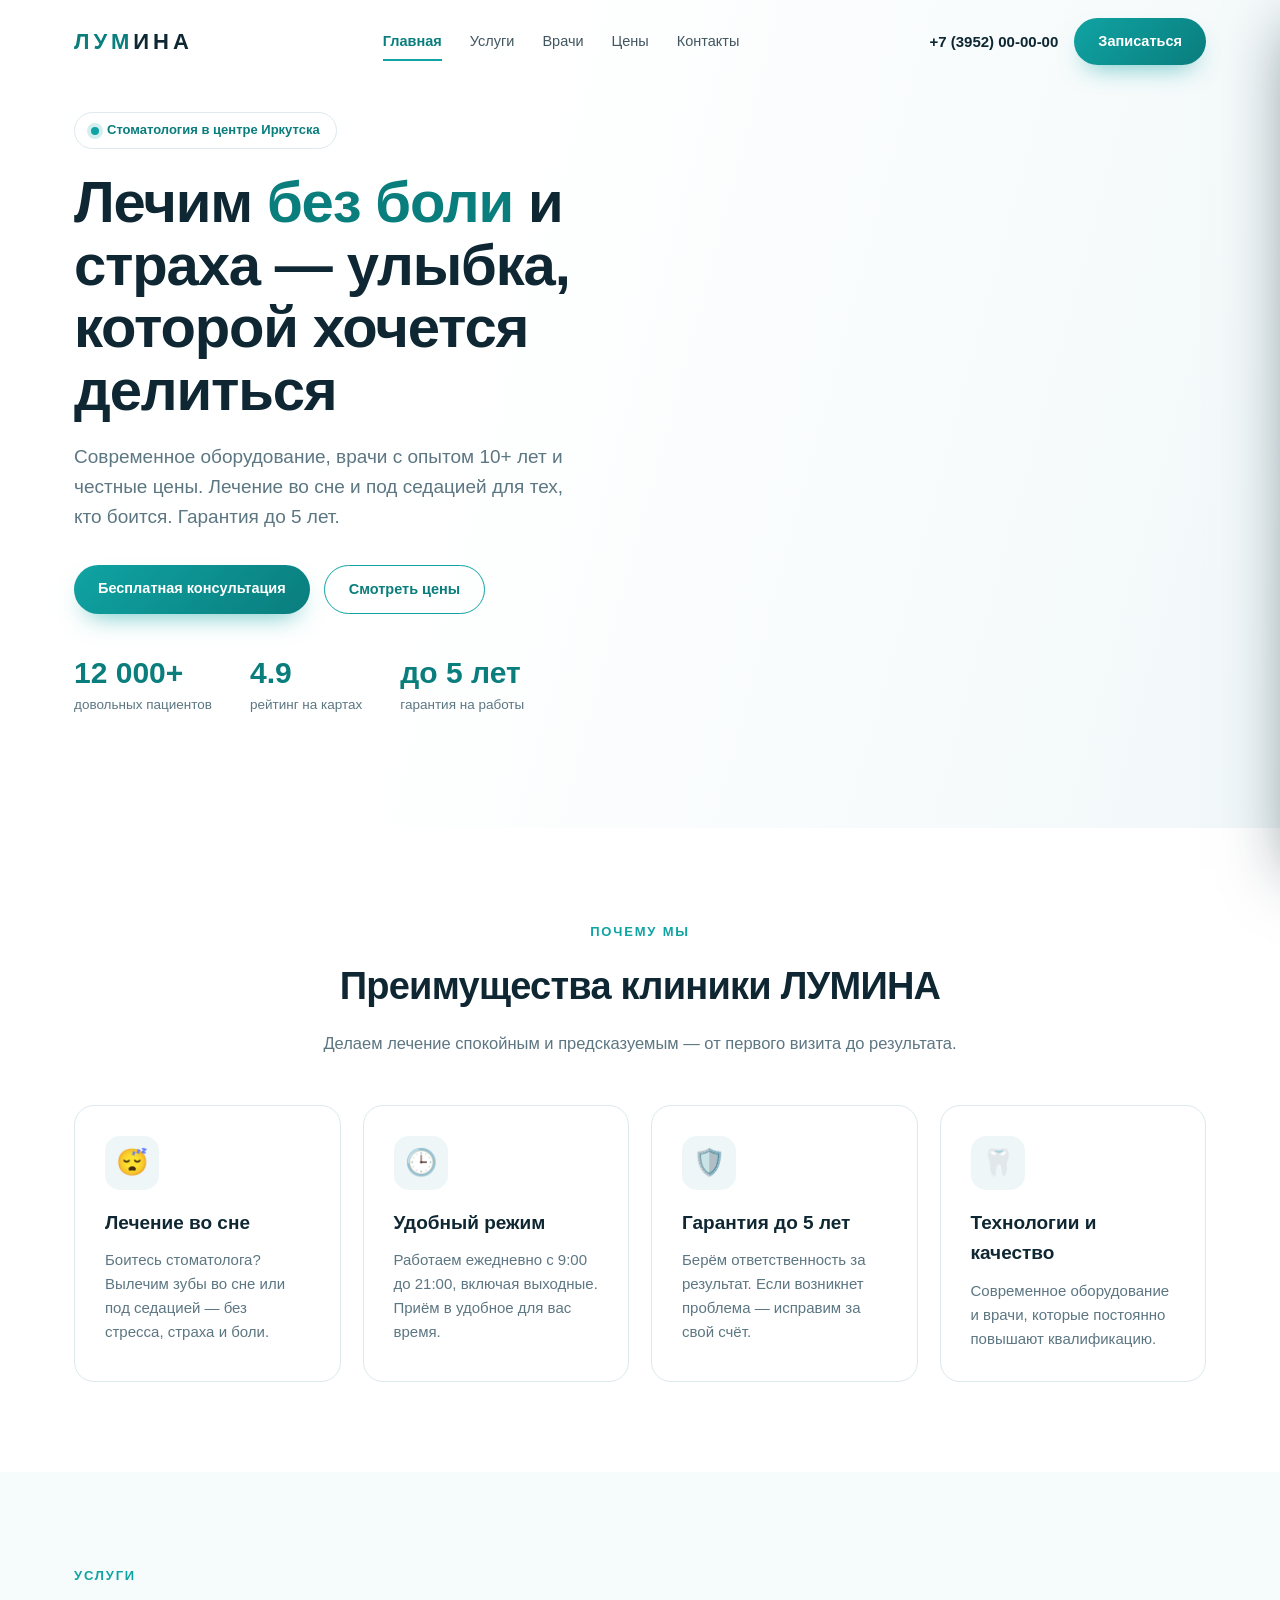
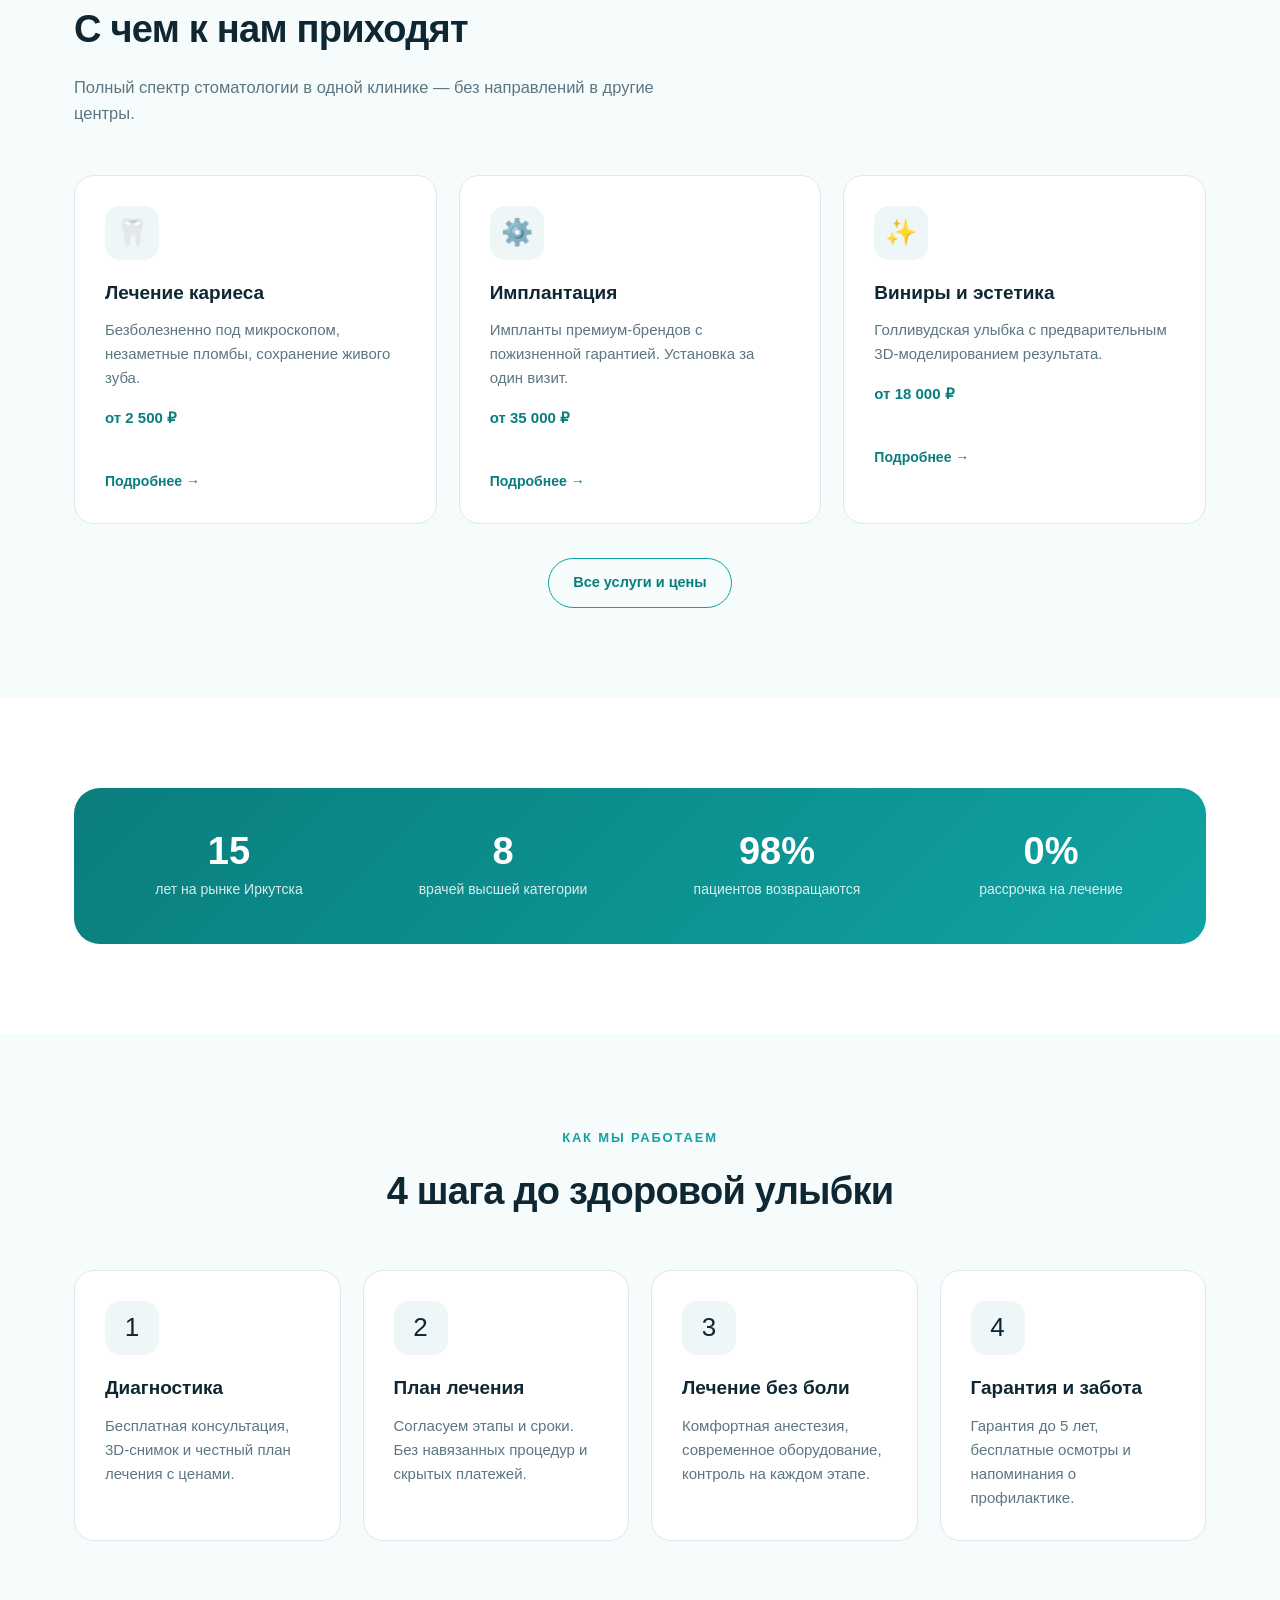
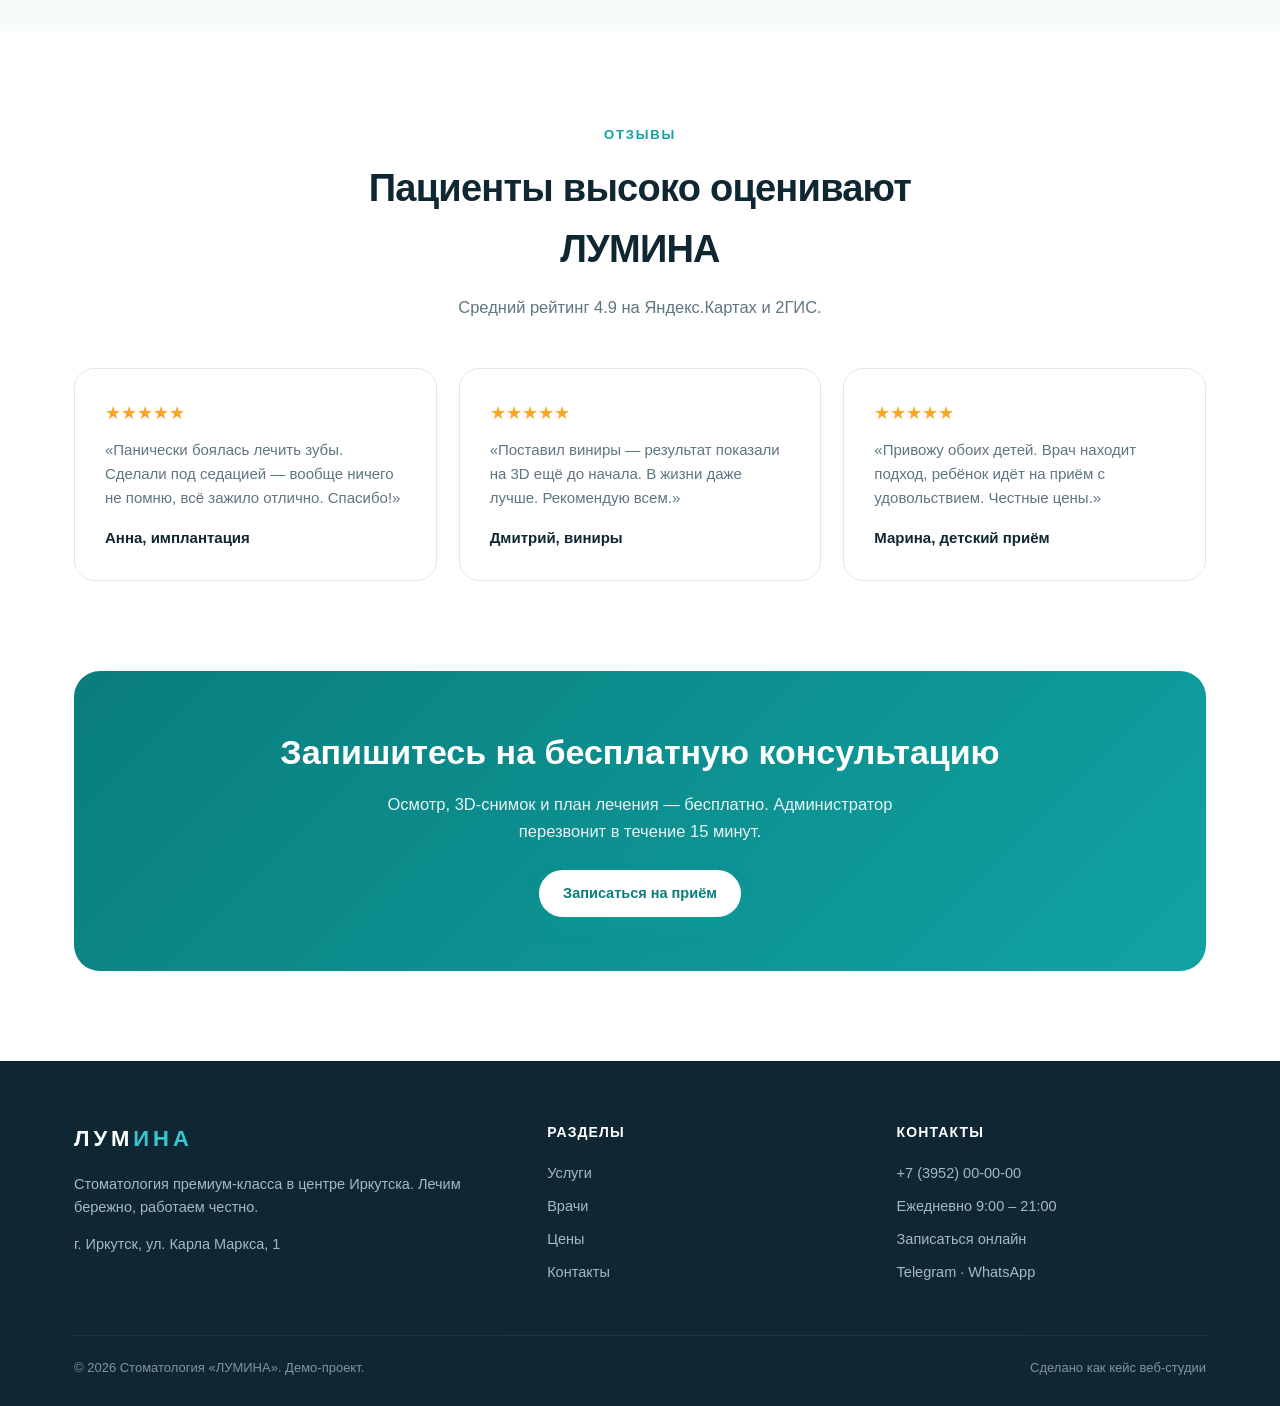
<file: index.html>
<!DOCTYPE html>
<html lang="ru">
<head>
<meta charset="UTF-8">
<meta name="viewport" content="width=device-width, initial-scale=1.0">
<meta name="description" content="Стоматология ЛУМИНА в Иркутске — лечение во сне и под седацией, имплантация, эстетика. Запись онлайн.">
<title>ЛУМИНА — стоматология в Иркутске</title>
<link rel="stylesheet" href="style.css">
</head>
<body>
<div id="progress"></div>
<header class="hdr" id="hdr"><div class="wrap nav">
  <a class="logo" href="index.html">ЛУМ<span>ИНА</span></a>
  <nav class="nav-links">
    <a href="index.html" class="active">Главная</a>
    <a href="uslugi.html">Услуги</a>
    <a href="vrachi.html">Врачи</a>
    <a href="ceny.html">Цены</a>
    <a href="kontakty.html">Контакты</a>
  </nav>
  <div class="nav-right">
    <a href="tel:+73952000000" class="phone">+7 (3952) 00-00-00</a>
    <a href="kontakty.html#zapis" class="btn">Записаться</a>
    <button class="burger" id="burger" aria-label="Меню"><span></span><span></span><span></span></button>
  </div>
</div></header>
<div class="overlay" id="overlay"></div>
<nav class="mobile-menu" id="mobileMenu">
  <a href="index.html">Главная</a>
  <a href="uslugi.html">Услуги</a>
  <a href="vrachi.html">Врачи</a>
  <a href="ceny.html">Цены</a>
  <a href="kontakty.html">Контакты</a>
  <a href="tel:+73952000000" class="phone">+7 (3952) 00-00-00</a>
  <a href="kontakty.html#zapis" class="btn">Записаться на приём</a>
</nav>

<section class="hero"><div class="wrap"><div class="hero-inner">
  <span class="eyebrow"><span class="dot"></span>Стоматология в центре Иркутска</span>
  <h1>Лечим <em>без боли</em> и страха — улыбка, которой хочется делиться</h1>
  <p class="lead">Современное оборудование, врачи с опытом 10+ лет и честные цены. Лечение во сне и под седацией для тех, кто боится. Гарантия до 5 лет.</p>
  <div class="hero-cta">
    <a href="kontakty.html#zapis" class="btn">Бесплатная консультация</a>
    <a href="ceny.html" class="btn btn-ghost">Смотреть цены</a>
  </div>
  <div class="hero-trust">
    <div><div class="t-num">12 000+</div><div class="t-lbl">довольных пациентов</div></div>
    <div><div class="t-num">4.9</div><div class="t-lbl">рейтинг на картах</div></div>
    <div><div class="t-num">до 5 лет</div><div class="t-lbl">гарантия на работы</div></div>
  </div>
</div></div></section>

<section class="block"><div class="wrap">
  <div class="section-head center reveal"><span class="section-tag">Почему мы</span><h2 class="section-title">Преимущества клиники ЛУМИНА</h2><p>Делаем лечение спокойным и предсказуемым — от первого визита до результата.</p></div>
  <div class="grid grid-4">
    <div class="card reveal s1"><div class="ic">😴</div><h3>Лечение во сне</h3><p>Боитесь стоматолога? Вылечим зубы во сне или под седацией — без стресса, страха и боли.</p></div>
    <div class="card reveal s2"><div class="ic">🕒</div><h3>Удобный режим</h3><p>Работаем ежедневно с 9:00 до 21:00, включая выходные. Приём в удобное для вас время.</p></div>
    <div class="card reveal s3"><div class="ic">🛡️</div><h3>Гарантия до 5 лет</h3><p>Берём ответственность за результат. Если возникнет проблема — исправим за свой счёт.</p></div>
    <div class="card reveal s4"><div class="ic">🦷</div><h3>Технологии и качество</h3><p>Современное оборудование и врачи, которые постоянно повышают квалификацию.</p></div>
  </div>
</div></section>

<section class="block" style="background:var(--soft2)"><div class="wrap">
  <div class="section-head reveal"><span class="section-tag">Услуги</span><h2 class="section-title">С чем к нам приходят</h2><p>Полный спектр стоматологии в одной клинике — без направлений в другие центры.</p></div>
  <div class="grid grid-3">
    <div class="card reveal s1"><div class="ic">🦷</div><h3>Лечение кариеса</h3><p>Безболезненно под микроскопом, незаметные пломбы, сохранение живого зуба.</p><div class="price-tag">от 2 500 ₽</div><br><a class="more" href="uslugi.html">Подробнее →</a></div>
    <div class="card reveal s2"><div class="ic">⚙️</div><h3>Имплантация</h3><p>Импланты премиум-брендов с пожизненной гарантией. Установка за один визит.</p><div class="price-tag">от 35 000 ₽</div><br><a class="more" href="uslugi.html">Подробнее →</a></div>
    <div class="card reveal s3"><div class="ic">✨</div><h3>Виниры и эстетика</h3><p>Голливудская улыбка с предварительным 3D-моделированием результата.</p><div class="price-tag">от 18 000 ₽</div><br><a class="more" href="uslugi.html">Подробнее →</a></div>
  </div>
  <div style="text-align:center;margin-top:34px" class="reveal"><a href="uslugi.html" class="btn btn-ghost">Все услуги и цены</a></div>
</div></section>

<section class="block"><div class="wrap">
  <div class="stats reveal">
    <div><div class="n">15</div><div class="l">лет на рынке Иркутска</div></div>
    <div><div class="n">8</div><div class="l">врачей высшей категории</div></div>
    <div><div class="n">98%</div><div class="l">пациентов возвращаются</div></div>
    <div><div class="n">0%</div><div class="l">рассрочка на лечение</div></div>
  </div>
</div></section>

<section class="block" style="background:var(--soft2)"><div class="wrap">
  <div class="section-head center reveal"><span class="section-tag">Как мы работаем</span><h2 class="section-title">4 шага до здоровой улыбки</h2></div>
  <div class="grid grid-4">
    <div class="card reveal s1"><div class="ic">1</div><h3>Диагностика</h3><p>Бесплатная консультация, 3D-снимок и честный план лечения с ценами.</p></div>
    <div class="card reveal s2"><div class="ic">2</div><h3>План лечения</h3><p>Согласуем этапы и сроки. Без навязанных процедур и скрытых платежей.</p></div>
    <div class="card reveal s3"><div class="ic">3</div><h3>Лечение без боли</h3><p>Комфортная анестезия, современное оборудование, контроль на каждом этапе.</p></div>
    <div class="card reveal s4"><div class="ic">4</div><h3>Гарантия и забота</h3><p>Гарантия до 5 лет, бесплатные осмотры и напоминания о профилактике.</p></div>
  </div>
</div></section>

<section class="block"><div class="wrap">
  <div class="section-head center reveal"><span class="section-tag">Отзывы</span><h2 class="section-title">Пациенты высоко оценивают ЛУМИНА</h2><p>Средний рейтинг 4.9 на Яндекс.Картах и 2ГИС.</p></div>
  <div class="grid grid-3">
    <div class="card reveal s1"><div style="color:#f5a623;font-size:18px;margin-bottom:10px">★★★★★</div><p>«Панически боялась лечить зубы. Сделали под седацией — вообще ничего не помню, всё зажило отлично. Спасибо!»</p><div class="price-tag" style="color:var(--ink)">Анна, имплантация</div></div>
    <div class="card reveal s2"><div style="color:#f5a623;font-size:18px;margin-bottom:10px">★★★★★</div><p>«Поставил виниры — результат показали на 3D ещё до начала. В жизни даже лучше. Рекомендую всем.»</p><div class="price-tag" style="color:var(--ink)">Дмитрий, виниры</div></div>
    <div class="card reveal s3"><div style="color:#f5a623;font-size:18px;margin-bottom:10px">★★★★★</div><p>«Привожу обоих детей. Врач находит подход, ребёнок идёт на приём с удовольствием. Честные цены.»</p><div class="price-tag" style="color:var(--ink)">Марина, детский приём</div></div>
  </div>
</div></section>

<section class="block" style="padding-top:0"><div class="wrap">
  <div class="cta-strip reveal">
    <h2>Запишитесь на бесплатную консультацию</h2>
    <p>Осмотр, 3D-снимок и план лечения — бесплатно. Администратор перезвонит в течение 15 минут.</p>
    <a href="kontakty.html#zapis" class="btn">Записаться на приём</a>
  </div>
</div></section>

<footer><div class="wrap">
  <div class="foot-grid">
    <div><a class="logo" href="index.html">ЛУМ<span>ИНА</span></a><p>Стоматология премиум-класса в центре Иркутска. Лечим бережно, работаем честно.</p><p style="margin-top:14px">г. Иркутск, ул. Карла Маркса, 1</p></div>
    <div><h4>Разделы</h4><ul><li><a href="uslugi.html">Услуги</a></li><li><a href="vrachi.html">Врачи</a></li><li><a href="ceny.html">Цены</a></li><li><a href="kontakty.html">Контакты</a></li></ul></div>
    <div><h4>Контакты</h4><ul><li><a href="tel:+73952000000">+7 (3952) 00-00-00</a></li><li>Ежедневно 9:00 – 21:00</li><li><a href="kontakty.html#zapis">Записаться онлайн</a></li><li>Telegram · WhatsApp</li></ul></div>
  </div>
  <div class="foot-bot"><span>© 2026 Стоматология «ЛУМИНА». Демо-проект.</span><span>Сделано как кейс веб-студии</span></div>
</div></footer>
<script src="app.js"></script>
</body>
</html>
</file>
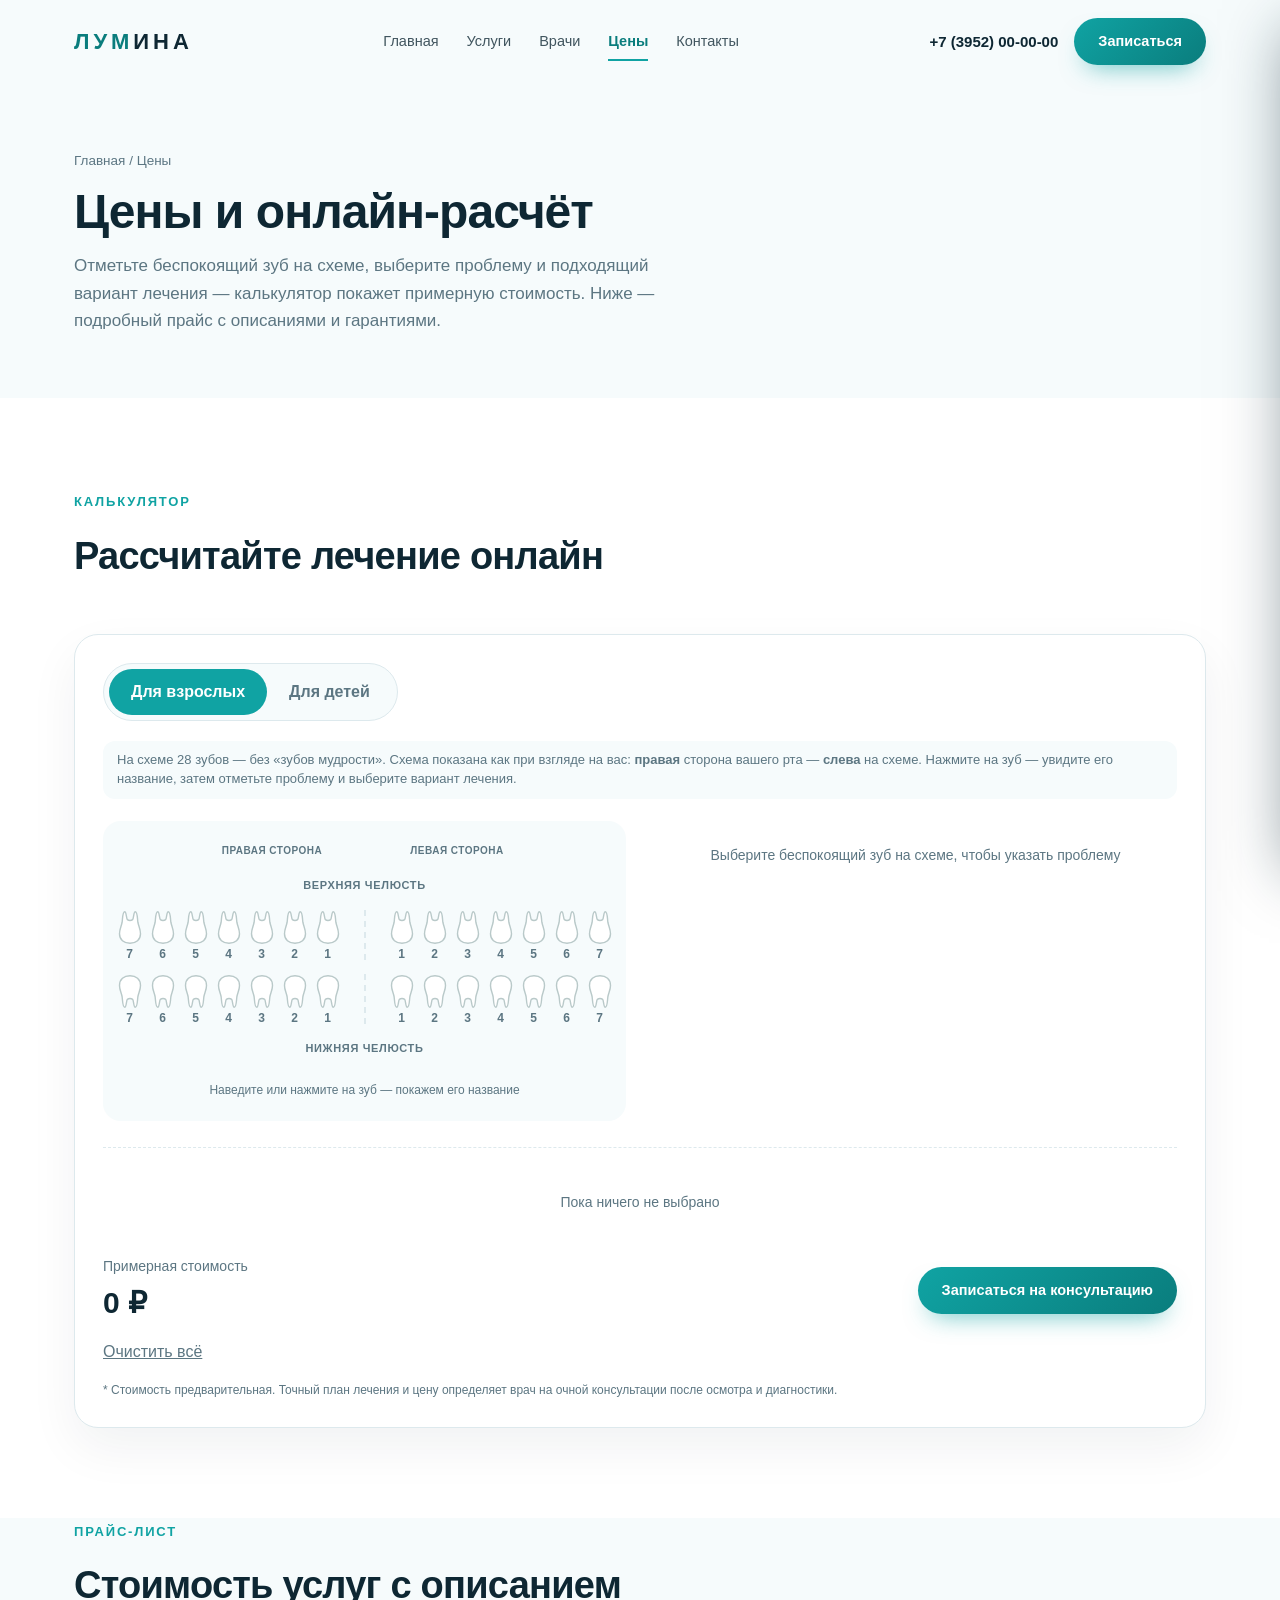
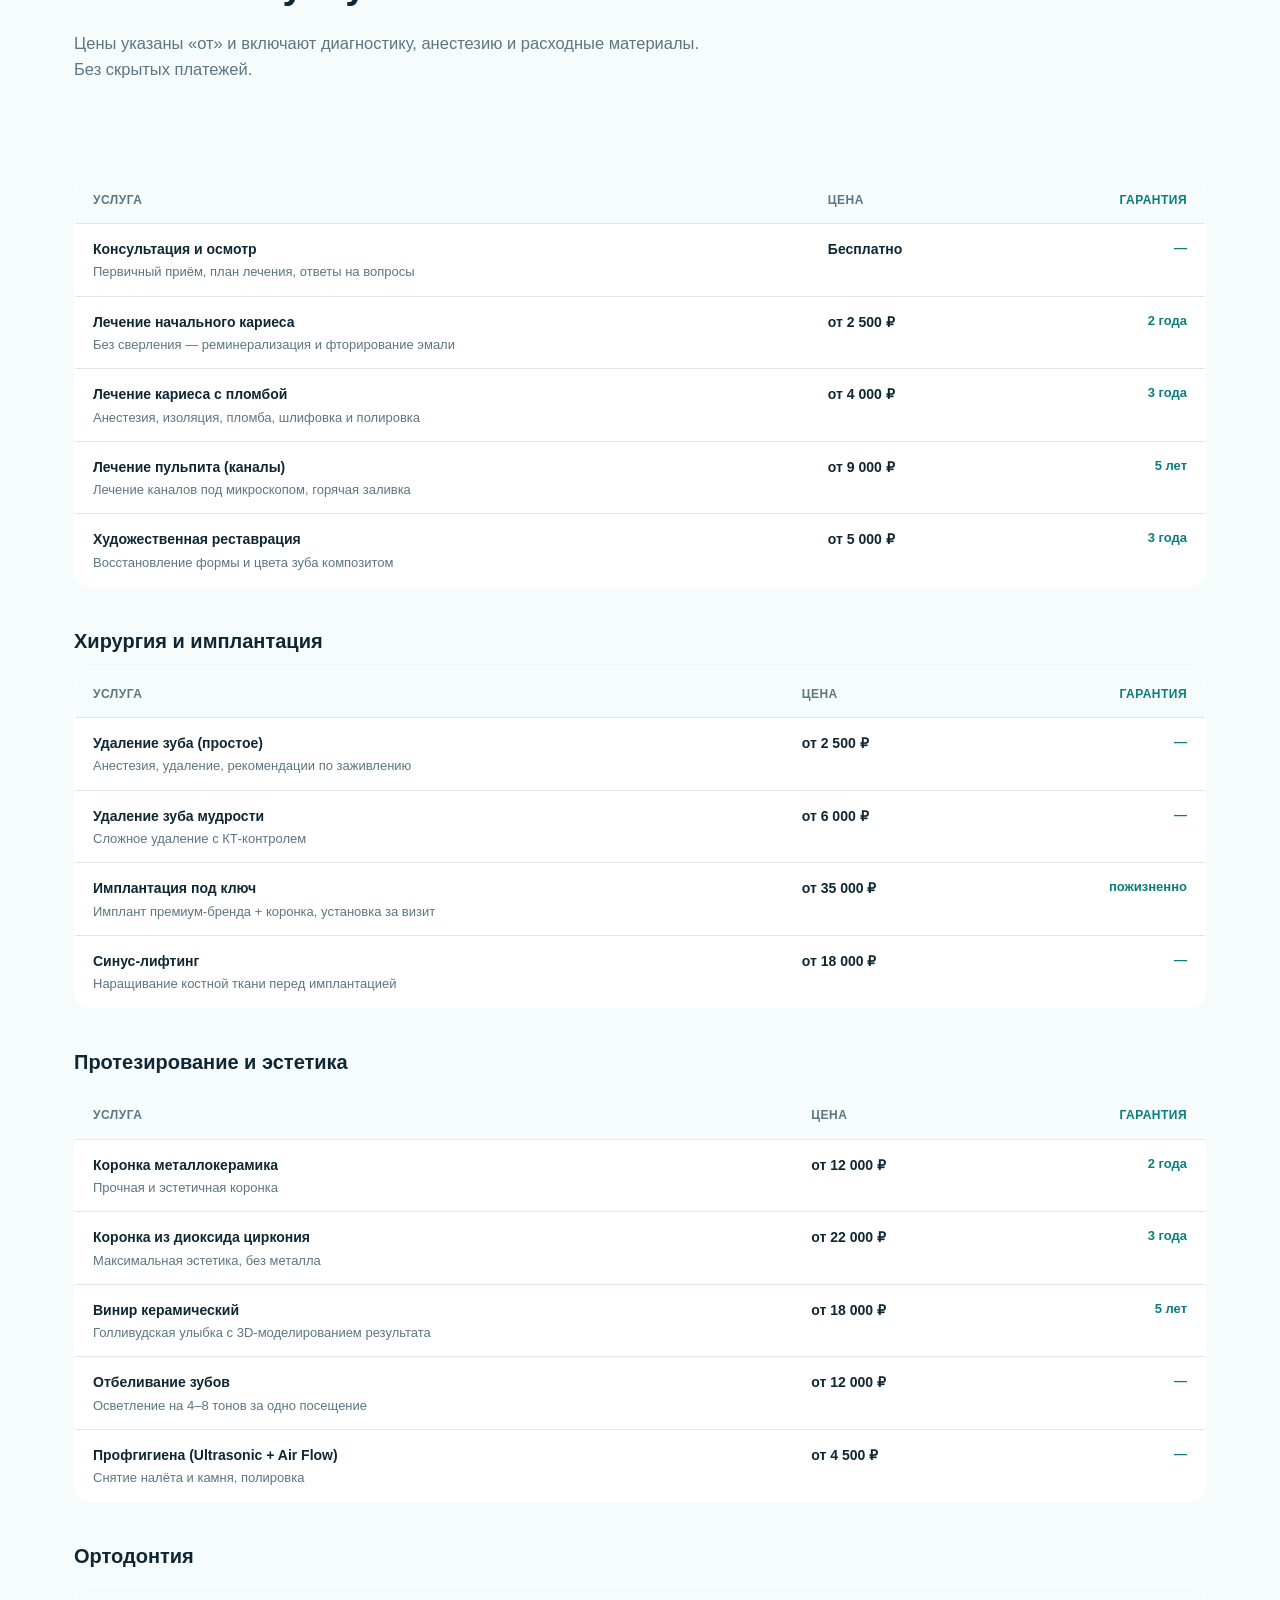
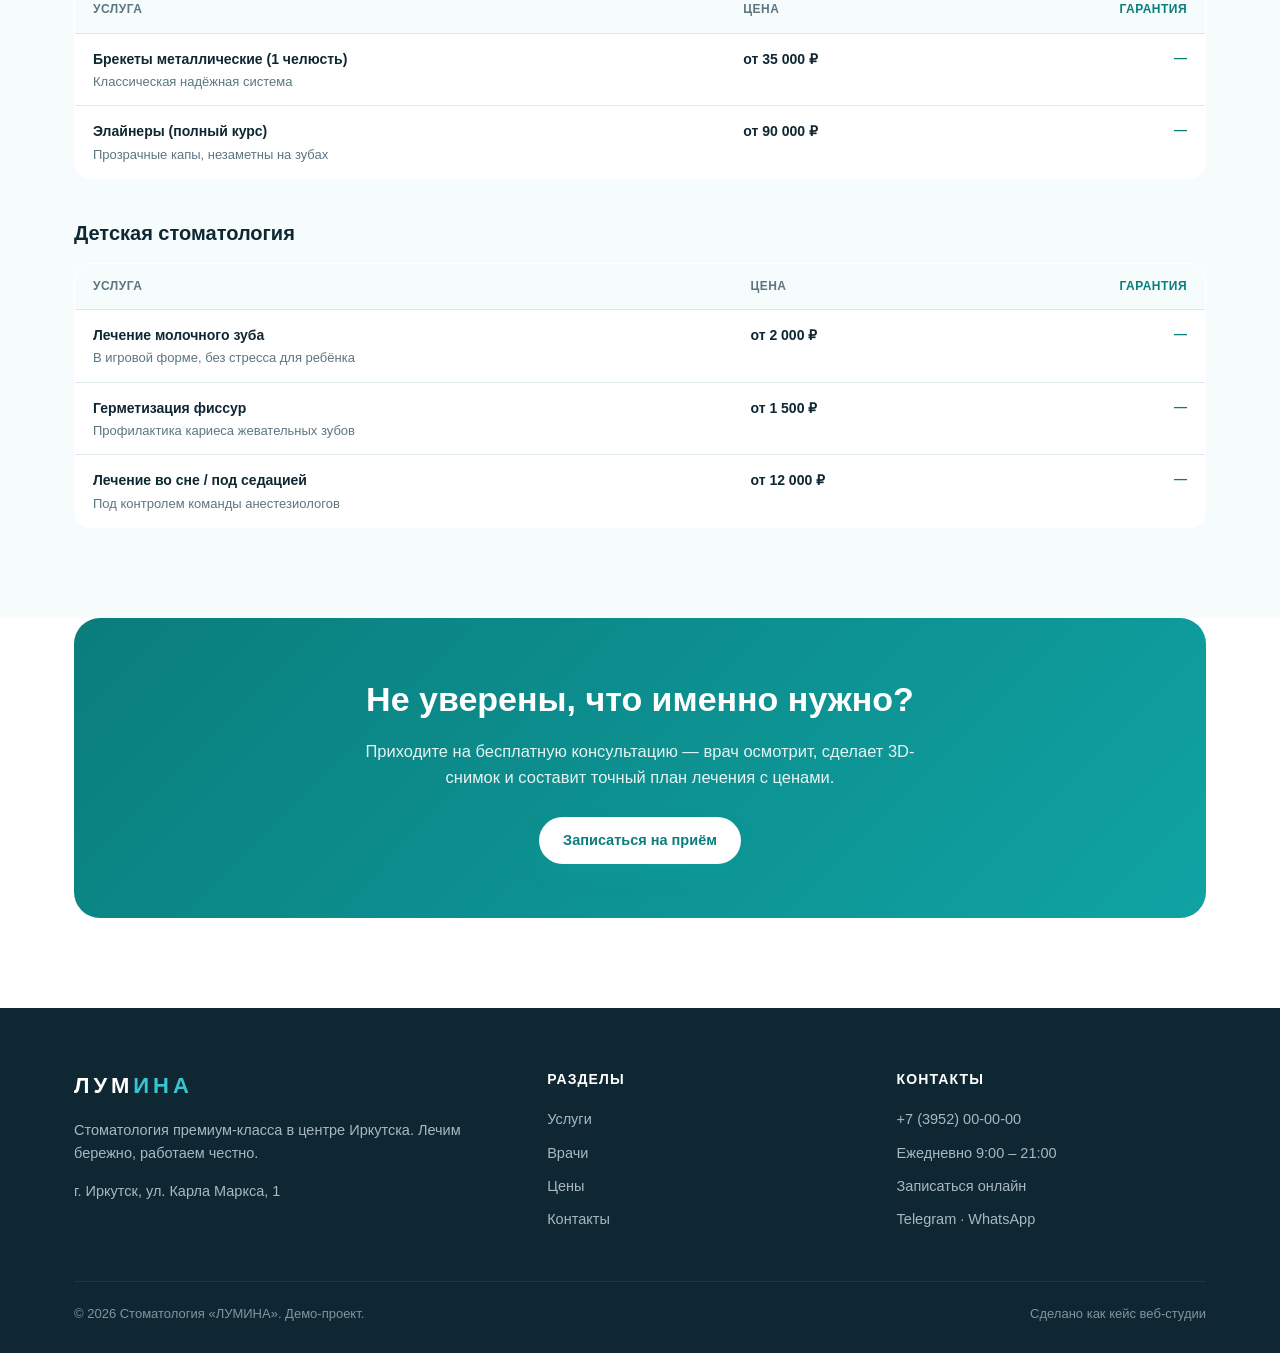
<file: ceny.html>
<!DOCTYPE html>
<html lang="ru">
<head>
<meta charset="UTF-8">
<meta name="viewport" content="width=device-width, initial-scale=1.0">
<meta name="description" content="Цены на стоматологию ЛУМИНА в Иркутске. Онлайн-калькулятор лечения зубов с выбором конкретной процедуры и подробный прайс с гарантиями.">
<title>Цены и калькулятор лечения — ЛУМИНА</title>
<link rel="stylesheet" href="style.css">
<style>
.tc{background:#fff;border:1px solid var(--line,#dde9ed);border-radius:24px;padding:28px;box-shadow:0 20px 50px rgba(14,39,51,.06)}
.tc-tabs{display:inline-flex;background:var(--soft2,#f6fbfc);border:1px solid var(--line,#dde9ed);border-radius:999px;padding:5px;margin-bottom:6px}
.tc-tab{border:0;background:transparent;padding:10px 22px;border-radius:999px;font:inherit;font-weight:600;cursor:pointer;color:var(--muted,#5c7682)}
.tc-tab.on{background:var(--accent,#10a3a3);color:#fff}
.tc-note{font-size:13px;color:var(--muted,#5c7682);background:var(--soft2,#f6fbfc);border-radius:12px;padding:10px 14px;margin:14px 0 22px;line-height:1.45}
.tc-grid{display:grid;grid-template-columns:1fr 1fr;gap:28px}
.tc-arch{display:flex;flex-direction:column;gap:clamp(6px,2vw,14px);align-items:center;justify-content:center;padding:clamp(10px,2.6vw,22px);background:var(--soft2,#f6fbfc);border-radius:18px;overflow-x:auto}
.tc-jaw{font-size:11px;letter-spacing:.06em;text-transform:uppercase;color:var(--muted,#7a8c93);font-weight:700;margin:2px 0}
.tc-sides{display:flex;width:100%;max-width:360px;gap:10px;margin-bottom:2px}
.tc-sides span{flex:1;text-align:center;font-size:10px;letter-spacing:.05em;text-transform:uppercase;color:var(--muted,#7a8c93);font-weight:700}
.tc-mid{align-self:stretch;border-left:2px dashed var(--line,#cfe0e5);margin:0 clamp(3px,1.4vw,10px)}
.tc-orient{font-size:12px;color:var(--muted,#5c7682);text-align:center;margin-top:8px;line-height:1.4}
.tc-row{display:flex;gap:clamp(4px,1.4vw,12px);align-items:flex-end}
.tc-quad{display:flex;gap:clamp(1px,.45vw,5px)}
.tooth{width:clamp(12px,4.2vw,28px);flex:none;background:none;border:0;padding:0;cursor:pointer;display:flex;flex-direction:column;align-items:center;gap:3px}
.tooth .tsvg{width:100%;height:auto;display:block;transition:.18s}
.tooth .tsvg path{fill:#fff;stroke:#b9c9c9;stroke-width:1.6;transition:.15s}
.tooth:hover .tsvg path{stroke:var(--accent,#10a3a3)}
.tooth.active .tsvg path{stroke:var(--accent,#10a3a3);stroke-width:2.6}
.tooth.filled .tsvg path{fill:var(--accent,#10a3a3);stroke:var(--accent,#10a3a3)}
.tc-row.upper .tsvg{transform:rotate(180deg)}
.tc-row.lower .tooth:hover .tsvg{transform:translateY(-3px)}
.tc-row.upper .tooth:hover .tsvg{transform:rotate(180deg) translateY(3px)}
.tnum{font-size:clamp(8px,2.3vw,12px);font-weight:700;color:var(--muted,#5c7682);line-height:1}
.tooth.active .tnum,.tooth.filled .tnum{color:var(--accent-deep,#0a7d7d)}
.tc-symhead{font-weight:700;margin-bottom:14px;font-size:17px}
.tc-sym{display:flex;align-items:center;gap:12px;padding:11px 14px;border:1px solid var(--line,#dde9ed);border-radius:12px;margin-bottom:8px;cursor:pointer;transition:.15s}
.tc-sym:hover{border-color:var(--accent,#10a3a3)}
.tc-sym.on{border-color:var(--accent,#10a3a3);background:rgba(16,163,163,.06)}
.tc-sym input{width:18px;height:18px;accent-color:var(--accent,#10a3a3);flex:none}
.tc-symt{flex:1;font-size:14px;line-height:1.3}
.tc-symt i{display:block;font-style:normal;font-size:12px;color:var(--muted,#5c7682);margin-top:3px}
.tc-opts{margin:2px 0 12px 8px;display:flex;flex-direction:column;gap:7px;padding-left:16px;border-left:2px solid rgba(16,163,163,.3)}
.tc-opt{display:flex;align-items:center;gap:10px;padding:9px 13px;border:1px solid var(--line,#dde9ed);border-radius:11px;cursor:pointer;transition:.15s}
.tc-opt:hover{border-color:var(--accent,#10a3a3)}
.tc-opt.on{border-color:var(--accent,#10a3a3);background:rgba(16,163,163,.07)}
.tc-opt input{width:17px;height:17px;accent-color:var(--accent,#10a3a3);flex:none}
.tc-optt{flex:1;font-size:13.5px;line-height:1.3}
.tc-optt i{display:block;font-style:normal;font-size:12px;color:var(--muted,#5c7682);margin-top:2px}
.tc-opt b{white-space:nowrap;font-size:13.5px;color:var(--accent-deep,#0a7d7d)}
.tc-empty{color:var(--muted,#5c7682);font-size:14px;padding:24px 6px;text-align:center;line-height:1.5}
.tc-sum{margin-top:26px;border-top:1px dashed var(--line,#dde9ed);padding-top:20px}
.tc-line{display:flex;justify-content:space-between;gap:14px;padding:8px 0;font-size:14px;border-bottom:1px solid var(--soft2,#f0f6f8)}
.tc-foot{display:flex;align-items:center;justify-content:space-between;gap:18px;margin-top:18px;flex-wrap:wrap}
.tc-total{font-size:14px;color:var(--muted,#5c7682)}
.tc-total b{display:block;font-size:30px;color:var(--ink,#0e2733);font-weight:800;margin-top:2px}
#tcClear{border:0;background:transparent;color:var(--muted,#5c7682);cursor:pointer;font:inherit;text-decoration:underline;margin-top:12px}
.tc-disc{font-size:12px;color:var(--muted,#5c7682);margin-top:16px;line-height:1.5}
.ptable{width:100%;border-collapse:collapse;background:#fff;border:1px solid var(--line,#dde9ed);border-radius:16px;overflow:hidden}
.ptable th{background:var(--soft2,#f6fbfc);text-align:left;padding:13px 18px;font-size:12px;text-transform:uppercase;letter-spacing:.04em;color:var(--muted,#5c7682)}
.ptable td{padding:14px 18px;border-top:1px solid var(--soft2,#f0f6f8);vertical-align:top;font-size:14px}
.ptable .pn{font-weight:600}
.ptable .pd{color:var(--muted,#5c7682);font-size:13px;margin-top:3px;line-height:1.4}
.ptable .pp{white-space:nowrap;font-weight:700}
.ptable .pg{white-space:nowrap;color:var(--accent,#10a3a3);font-size:13px}
.pcat{font-weight:800;font-size:20px;margin:38px 0 14px}
@media(max-width:760px){.tc-grid{grid-template-columns:1fr}.ptable thead{display:none}.ptable td{display:block;border:0;padding:3px 16px}.ptable td.pp,.ptable td.pg{padding-bottom:14px}.ptable tr{display:block;border-top:1px solid var(--soft2,#eef6f8);padding:12px 0}}
@media(max-width:560px){.tc{padding:14px}}
</style>
</head>
<body>
<div id="progress"></div>
<header class="hdr" id="hdr"><div class="wrap nav">
  <a class="logo" href="index.html">ЛУМ<span>ИНА</span></a>
  <nav class="nav-links">
    <a href="index.html">Главная</a>
    <a href="uslugi.html">Услуги</a>
    <a href="vrachi.html">Врачи</a>
    <a href="ceny.html" class="active">Цены</a>
    <a href="kontakty.html">Контакты</a>
  </nav>
  <div class="nav-right">
    <a href="tel:+73952000000" class="phone">+7 (3952) 00-00-00</a>
    <a href="kontakty.html#zapis" class="btn">Записаться</a>
    <button class="burger" id="burger" aria-label="Меню"><span></span><span></span><span></span></button>
  </div>
</div></header>
<div class="overlay" id="overlay"></div>
<nav class="mobile-menu" id="mobileMenu">
  <a href="index.html">Главная</a>
  <a href="uslugi.html">Услуги</a>
  <a href="vrachi.html">Врачи</a>
  <a href="ceny.html">Цены</a>
  <a href="kontakty.html">Контакты</a>
  <a href="tel:+73952000000" class="phone">+7 (3952) 00-00-00</a>
  <a href="kontakty.html#zapis" class="btn">Записаться на приём</a>
</nav>

<section class="phead"><div class="wrap">
  <div class="crumbs"><a href="index.html">Главная</a> / Цены</div>
  <h1>Цены и онлайн-расчёт</h1>
  <p>Отметьте беспокоящий зуб на схеме, выберите проблему и подходящий вариант лечения — калькулятор покажет примерную стоимость. Ниже — подробный прайс с описаниями и гарантиями.</p>
</div></section>

<section class="block"><div class="wrap">
  <div class="section-head reveal"><span class="section-tag">Калькулятор</span><h2 class="section-title">Рассчитайте лечение онлайн</h2></div>
  <div id="toothCalc" class="tc reveal">
    <div class="tc-tabs">
      <button class="tc-tab on" data-mode="adult" type="button">Для взрослых</button>
      <button class="tc-tab" data-mode="child" type="button">Для детей</button>
    </div>
    <div class="tc-note">На схеме 28 зубов — без «зубов мудрости». Схема показана как при взгляде на вас: <b>правая</b> сторона вашего рта — <b>слева</b> на схеме. Нажмите на зуб — увидите его название, затем отметьте проблему и выберите вариант лечения.</div>
    <div class="tc-grid">
      <div id="tcArch" class="tc-arch"></div>
      <div id="tcSymptoms"></div>
    </div>
    <div class="tc-sum">
      <div id="tcSummary"></div>
      <div class="tc-foot">
        <div class="tc-total">Примерная стоимость<b id="tcTotal">0 ₽</b></div>
        <a href="kontakty.html#zapis" class="btn">Записаться на консультацию</a>
      </div>
      <button id="tcClear" type="button">Очистить всё</button>
      <div class="tc-disc">* Стоимость предварительная. Точный план лечения и цену определяет врач на очной консультации после осмотра и диагностики.</div>
    </div>
  </div>
</div></section>

<section class="block" style="background:var(--soft2);padding-top:0"><div class="wrap">
  <div class="section-head reveal"><span class="section-tag">Прайс-лист</span><h2 class="section-title">Стоимость услуг с описанием</h2><p>Цены указаны «от» и включают диагностику, анестезию и расходные материалы. Без скрытых платежей.</p></div>

  <h3 class="pcat reveal">Терапия</h3>
  <table class="ptable reveal"><thead><tr><th>Услуга</th><th>Цена</th><th>Гарантия</th></tr></thead><tbody>
    <tr><td><div class="pn">Консультация и осмотр</div><div class="pd">Первичный приём, план лечения, ответы на вопросы</div></td><td class="pp">Бесплатно</td><td class="pg">—</td></tr>
    <tr><td><div class="pn">Лечение начального кариеса</div><div class="pd">Без сверления — реминерализация и фторирование эмали</div></td><td class="pp">от 2 500 ₽</td><td class="pg">2 года</td></tr>
    <tr><td><div class="pn">Лечение кариеса с пломбой</div><div class="pd">Анестезия, изоляция, пломба, шлифовка и полировка</div></td><td class="pp">от 4 000 ₽</td><td class="pg">3 года</td></tr>
    <tr><td><div class="pn">Лечение пульпита (каналы)</div><div class="pd">Лечение каналов под микроскопом, горячая заливка</div></td><td class="pp">от 9 000 ₽</td><td class="pg">5 лет</td></tr>
    <tr><td><div class="pn">Художественная реставрация</div><div class="pd">Восстановление формы и цвета зуба композитом</div></td><td class="pp">от 5 000 ₽</td><td class="pg">3 года</td></tr>
  </tbody></table>

  <h3 class="pcat reveal">Хирургия и имплантация</h3>
  <table class="ptable reveal"><thead><tr><th>Услуга</th><th>Цена</th><th>Гарантия</th></tr></thead><tbody>
    <tr><td><div class="pn">Удаление зуба (простое)</div><div class="pd">Анестезия, удаление, рекомендации по заживлению</div></td><td class="pp">от 2 500 ₽</td><td class="pg">—</td></tr>
    <tr><td><div class="pn">Удаление зуба мудрости</div><div class="pd">Сложное удаление с КТ-контролем</div></td><td class="pp">от 6 000 ₽</td><td class="pg">—</td></tr>
    <tr><td><div class="pn">Имплантация под ключ</div><div class="pd">Имплант премиум-бренда + коронка, установка за визит</div></td><td class="pp">от 35 000 ₽</td><td class="pg">пожизненно</td></tr>
    <tr><td><div class="pn">Синус-лифтинг</div><div class="pd">Наращивание костной ткани перед имплантацией</div></td><td class="pp">от 18 000 ₽</td><td class="pg">—</td></tr>
  </tbody></table>

  <h3 class="pcat reveal">Протезирование и эстетика</h3>
  <table class="ptable reveal"><thead><tr><th>Услуга</th><th>Цена</th><th>Гарантия</th></tr></thead><tbody>
    <tr><td><div class="pn">Коронка металлокерамика</div><div class="pd">Прочная и эстетичная коронка</div></td><td class="pp">от 12 000 ₽</td><td class="pg">2 года</td></tr>
    <tr><td><div class="pn">Коронка из диоксида циркония</div><div class="pd">Максимальная эстетика, без металла</div></td><td class="pp">от 22 000 ₽</td><td class="pg">3 года</td></tr>
    <tr><td><div class="pn">Винир керамический</div><div class="pd">Голливудская улыбка с 3D-моделированием результата</div></td><td class="pp">от 18 000 ₽</td><td class="pg">5 лет</td></tr>
    <tr><td><div class="pn">Отбеливание зубов</div><div class="pd">Осветление на 4–8 тонов за одно посещение</div></td><td class="pp">от 12 000 ₽</td><td class="pg">—</td></tr>
    <tr><td><div class="pn">Профгигиена (Ultrasonic + Air Flow)</div><div class="pd">Снятие налёта и камня, полировка</div></td><td class="pp">от 4 500 ₽</td><td class="pg">—</td></tr>
  </tbody></table>

  <h3 class="pcat reveal">Ортодонтия</h3>
  <table class="ptable reveal"><thead><tr><th>Услуга</th><th>Цена</th><th>Гарантия</th></tr></thead><tbody>
    <tr><td><div class="pn">Брекеты металлические (1 челюсть)</div><div class="pd">Классическая надёжная система</div></td><td class="pp">от 35 000 ₽</td><td class="pg">—</td></tr>
    <tr><td><div class="pn">Элайнеры (полный курс)</div><div class="pd">Прозрачные капы, незаметны на зубах</div></td><td class="pp">от 90 000 ₽</td><td class="pg">—</td></tr>
  </tbody></table>

  <h3 class="pcat reveal">Детская стоматология</h3>
  <table class="ptable reveal"><thead><tr><th>Услуга</th><th>Цена</th><th>Гарантия</th></tr></thead><tbody>
    <tr><td><div class="pn">Лечение молочного зуба</div><div class="pd">В игровой форме, без стресса для ребёнка</div></td><td class="pp">от 2 000 ₽</td><td class="pg">—</td></tr>
    <tr><td><div class="pn">Герметизация фиссур</div><div class="pd">Профилактика кариеса жевательных зубов</div></td><td class="pp">от 1 500 ₽</td><td class="pg">—</td></tr>
    <tr><td><div class="pn">Лечение во сне / под седацией</div><div class="pd">Под контролем команды анестезиологов</div></td><td class="pp">от 12 000 ₽</td><td class="pg">—</td></tr>
  </tbody></table>
</div></section>

<section class="block" style="padding-top:0"><div class="wrap">
  <div class="cta-strip reveal">
    <h2>Не уверены, что именно нужно?</h2>
    <p>Приходите на бесплатную консультацию — врач осмотрит, сделает 3D-снимок и составит точный план лечения с ценами.</p>
    <a href="kontakty.html#zapis" class="btn">Записаться на приём</a>
  </div>
</div></section>

<footer><div class="wrap">
  <div class="foot-grid">
    <div><a class="logo" href="index.html">ЛУМ<span>ИНА</span></a><p>Стоматология премиум-класса в центре Иркутска. Лечим бережно, работаем честно.</p><p style="margin-top:14px">г. Иркутск, ул. Карла Маркса, 1</p></div>
    <div><h4>Разделы</h4><ul><li><a href="uslugi.html">Услуги</a></li><li><a href="vrachi.html">Врачи</a></li><li><a href="ceny.html">Цены</a></li><li><a href="kontakty.html">Контакты</a></li></ul></div>
    <div><h4>Контакты</h4><ul><li><a href="tel:+73952000000">+7 (3952) 00-00-00</a></li><li>Ежедневно 9:00 – 21:00</li><li><a href="kontakty.html#zapis">Записаться онлайн</a></li><li>Telegram · WhatsApp</li></ul></div>
  </div>
  <div class="foot-bot"><span>© 2026 Стоматология «ЛУМИНА». Демо-проект.</span><span>Сделано как кейс веб-студии</span></div>
</div></footer>
<script src="app.js"></script>
<script>
(function(){
  var root=document.getElementById('toothCalc');if(!root)return;
  var TOOTH='<svg class="tsvg" viewBox="0 0 32 40" aria-hidden="true"><path d="M16 2C9 2 4 6 4 13C4 18 6 21 7 26C7.6 30 7.4 38 10 38C12 38 11.7 30 13 29C14 28.2 14.8 28 16 28C17.2 28 18 28.2 19 29C20.3 30 20 38 22 38C24.6 38 24.4 30 25 26C26 21 28 18 28 13C28 6 23 2 16 2Z"/></svg>';
  var SYM={
    adult:[
      {k:'a1',t:'Чувствительность к холодному, горячему, сладкому',d:'Вероятно начальный кариес',opts:[
        {ok:'o1',n:'Реминерализация и фторирование',d:'Без сверления, укрепление эмали',p:2500},
        {ok:'o2',n:'Лечение кариеса с пломбой',d:'Если уже образовалась полость',p:4000}
      ]},
      {k:'a2',t:'Кариозная полость, застревает пища',d:'Кариес',opts:[
        {ok:'o1',n:'Пломба светового отверждения',d:'Композит, шлифовка и полировка',p:4000},
        {ok:'o2',n:'Керамическая вкладка',d:'При сильном разрушении коронки',p:14000}
      ]},
      {k:'a3',t:'Острая или ноющая боль, боль ночью',d:'Пульпит — нужно лечение каналов',opts:[
        {ok:'o1',n:'Лечение 1-канального зуба',d:'Под микроскопом, горячая заливка',p:9000},
        {ok:'o2',n:'Лечение 2-канального зуба',d:'Под микроскопом, горячая заливка',p:12000},
        {ok:'o3',n:'Лечение 3-канального зуба',d:'Под микроскопом, горячая заливка',p:15000}
      ]},
      {k:'a4',t:'Скол или трещина зуба',d:'Реставрация',opts:[
        {ok:'o1',n:'Художественная реставрация композитом',d:'Восстановление формы и цвета',p:5000},
        {ok:'o2',n:'Винир керамический',d:'При большом сколе во фронтальной зоне',p:18000}
      ]},
      {k:'a5',t:'Потемнение, некрасивый внешний вид',d:'Эстетика',opts:[
        {ok:'o1',n:'Профессиональное отбеливание',d:'Осветление на 4–8 тонов',p:12000},
        {ok:'o2',n:'Винир керамический',d:'Изменение формы и цвета',p:18000}
      ]},
      {k:'a6',t:'Кровоточивость и воспаление дёсен',d:'Пародонтология',opts:[
        {ok:'o1',n:'Профгигиена Ultrasonic + Air Flow',d:'Снятие налёта и камня',p:4500},
        {ok:'o2',n:'Курс лечения дёсен',d:'Чистка карманов, терапия',p:7000}
      ]},
      {k:'a7',t:'Зуб сильно разрушен или отсутствует',d:'Восстановление зуба',opts:[
        {ok:'o1',n:'Коронка металлокерамика',d:'Прочная и эстетичная',p:12000},
        {ok:'o2',n:'Коронка из диоксида циркония',d:'Максимальная эстетика, без металла',p:22000},
        {ok:'o3',n:'Имплантация под ключ',d:'Имплант премиум-бренда + коронка',p:35000}
      ]},
      {k:'a8',t:'Неправильное положение, скученность',d:'Ортодонтия',opts:[
        {ok:'o1',n:'Брекеты металлические (1 челюсть)',d:'Классическая надёжная система',p:35000},
        {ok:'o2',n:'Элайнеры (полный курс)',d:'Прозрачные капы, незаметны',p:90000}
      ]}
    ],
    child:[
      {k:'c1',t:'Кариес молочного зуба',d:'Лечение в игровой форме',opts:[
        {ok:'o1',n:'Лечение кариеса молочного зуба',d:'Цветная пломба на выбор ребёнка',p:2000},
        {ok:'o2',n:'Серебрение / фторирование',d:'Остановка кариеса без сверления',p:1200}
      ]},
      {k:'c2',t:'Зубная боль у ребёнка',d:'Возможен пульпит',opts:[
        {ok:'o1',n:'Лечение пульпита молочного зуба',d:'Бережно, без стресса',p:3500}
      ]},
      {k:'c3',t:'Травма или скол молочного зуба',d:'Реставрация',opts:[
        {ok:'o1',n:'Реставрация молочного зуба',d:'Восстановление формы',p:2500}
      ]},
      {k:'c4',t:'Профилактика кариеса',d:'Защита зубов',opts:[
        {ok:'o1',n:'Герметизация фиссур',d:'Защита жевательных зубов',p:1500},
        {ok:'o2',n:'Фторирование всех зубов',d:'Укрепление эмали',p:2000}
      ]},
      {k:'c5',t:'Сильный страх лечения',d:'Лечение во сне или под седацией',opts:[
        {ok:'o1',n:'Лечение под седацией',d:'В присутствии анестезиолога',p:12000}
      ]}
    ]
  };
  var COUNT={adult:7,child:5};
  var QUAD={ur:'Верхний правый',ul:'Верхний левый',lr:'Нижний правый',ll:'Нижний левый'};
  var POS={adult:['центральный резец','боковой резец','клык','первый премоляр','второй премоляр','первый моляр','второй моляр'],child:['центральный резец','боковой резец','клык','первый моляр','второй моляр']};
  var state={mode:'adult',active:null,sel:{adult:{},child:{}}};
  var numById={},nameById={};
  var elArch=document.getElementById('tcArch'),elSym=document.getElementById('tcSymptoms'),elSum=document.getElementById('tcSummary'),elTot=document.getElementById('tcTotal');
  function fmt(n){var s=String(n),o='',c=0,i;for(i=s.length-1;i>=0;i--){o=s.charAt(i)+o;c++;if(c%3===0&&i>0)o=' '+o;}return o+' ₽';}
  function findSym(k){var a=SYM[state.mode],i;for(i=0;i<a.length;i++){if(a[i].k===k)return a[i];}return null;}
  function arch(){
    elArch.innerHTML='';numById={};nameById={};
    var n=COUNT[state.mode];
    function tooth(q,num){
      var id=q+num;numById[id]=num;
      var nm=QUAD[q]+', '+POS[state.mode][num-1];nameById[id]=nm;
      var b=document.createElement('button');b.type='button';b.className='tooth';
      b.title=nm;b.setAttribute('aria-label',nm);
      b.innerHTML=TOOTH+'<span class="tnum">'+num+'</span>';
      if(state.active===id)b.className+=' active';
      if(state.sel[state.mode][id]&&Object.keys(state.sel[state.mode][id]).length)b.className+=' filled';
      b.onclick=function(){state.active=id;render();};
      return b;
    }
    function row(quads,cls){
      var rd=document.createElement('div');rd.className='tc-row '+cls;
      quads.forEach(function(q,qi){
        var qd=document.createElement('div');qd.className='tc-quad';
        var nums=[],i;for(i=1;i<=n;i++)nums.push(i);
        if(q==='ur'||q==='lr')nums.reverse();
        nums.forEach(function(num){qd.appendChild(tooth(q,num));});
        rd.appendChild(qd);
        if(qi===0){var mid=document.createElement('div');mid.className='tc-mid';rd.appendChild(mid);}
      });
      return rd;
    }
    var sides=document.createElement('div');sides.className='tc-sides';
    sides.innerHTML='<span>Правая сторона</span><span>Левая сторона</span>';
    elArch.appendChild(sides);
    var ju=document.createElement('div');ju.className='tc-jaw';ju.textContent='Верхняя челюсть';elArch.appendChild(ju);
    elArch.appendChild(row(['ur','ul'],'upper'));
    elArch.appendChild(row(['lr','ll'],'lower'));
    var jl=document.createElement('div');jl.className='tc-jaw';jl.textContent='Нижняя челюсть';elArch.appendChild(jl);
    var orient=document.createElement('div');orient.className='tc-orient';orient.textContent='Наведите или нажмите на зуб — покажем его название';elArch.appendChild(orient);
  }
  function syms(){
    elSym.innerHTML='';
    if(!state.active){elSym.innerHTML='<div class="tc-empty">Выберите беспокоящий зуб на схеме, чтобы указать проблему</div>';return;}
    var h=document.createElement('div');h.className='tc-symhead';h.textContent=nameById[state.active]+' — что беспокоит?';elSym.appendChild(h);
    var picks=state.sel[state.mode][state.active]||{};
    SYM[state.mode].forEach(function(s){
      var chosen=picks[s.k];var on=chosen!==undefined;
      var wrap=document.createElement('div');
      var lab=document.createElement('label');lab.className='tc-sym'+(on?' on':'');
      lab.innerHTML='<input type="checkbox" '+(on?'checked':'')+'><span class="tc-symt">'+s.t+'<i>'+s.d+'</i></span>';
      lab.querySelector('input').onchange=function(e){
        var m=state.sel[state.mode];if(!m[state.active])m[state.active]={};
        if(e.target.checked){m[state.active][s.k]=s.opts[0].ok;}
        else{delete m[state.active][s.k];if(!Object.keys(m[state.active]).length)delete m[state.active];}
        render();
      };
      wrap.appendChild(lab);
      if(on){
        var oc=document.createElement('div');oc.className='tc-opts';
        s.opts.forEach(function(o){
          var osel=(chosen===o.ok);
          var ol=document.createElement('label');ol.className='tc-opt'+(osel?' on':'');
          ol.innerHTML='<input type="radio" name="opt_'+state.active+'_'+s.k+'" '+(osel?'checked':'')+'><span class="tc-optt">'+o.n+(o.d?'<i>'+o.d+'</i>':'')+'</span><b>от '+fmt(o.p)+'</b>';
          ol.querySelector('input').onchange=function(){state.sel[state.mode][state.active][s.k]=o.ok;render();};
          oc.appendChild(ol);
        });
        wrap.appendChild(oc);
      }
      elSym.appendChild(wrap);
    });
  }
  function summary(){
    var m=state.sel[state.mode],total=0,html='',ids=Object.keys(m);
    ids.forEach(function(id){
      Object.keys(m[id]).forEach(function(sk){
        var s=findSym(sk);if(!s)return;
        var ok=m[id][sk],o=null,i;for(i=0;i<s.opts.length;i++){if(s.opts[i].ok===ok)o=s.opts[i];}
        if(!o)return;total+=o.p;
        var label=nameById[id]||'Зуб';
        html+='<div class="tc-line"><span>'+label+' · '+o.n+'</span><b>от '+fmt(o.p)+'</b></div>';
      });
    });
    elSum.innerHTML=html||'<div class="tc-empty">Пока ничего не выбрано</div>';
    elTot.textContent=html?('от '+fmt(total)):'0 ₽';
  }
  function render(){arch();syms();summary();}
  root.querySelectorAll('.tc-tab').forEach(function(t){t.onclick=function(){root.querySelectorAll('.tc-tab').forEach(function(x){x.className='tc-tab';});t.className='tc-tab on';state.mode=t.getAttribute('data-mode');state.active=null;render();};});
  var clr=document.getElementById('tcClear');if(clr)clr.onclick=function(){state.sel[state.mode]={};state.active=null;render();};
  render();
})();
</script>
</body>
</html>
</file>
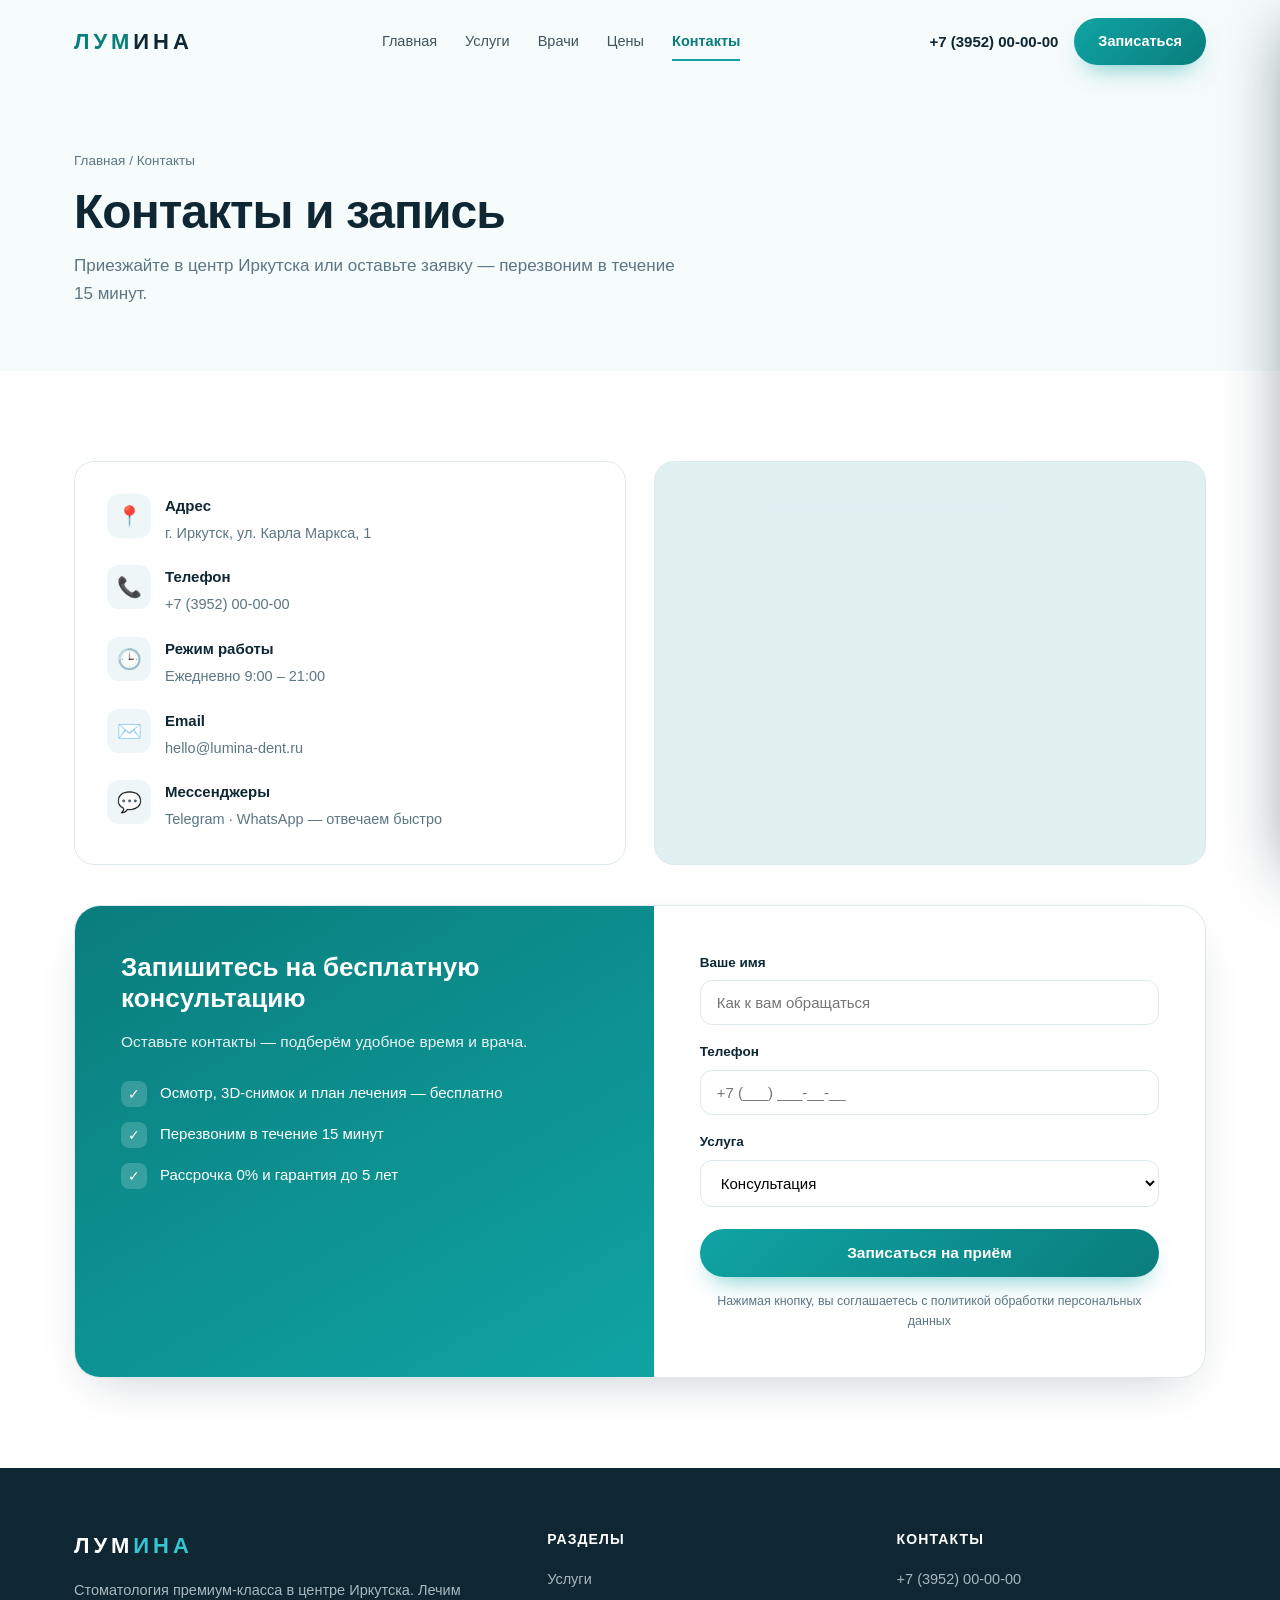
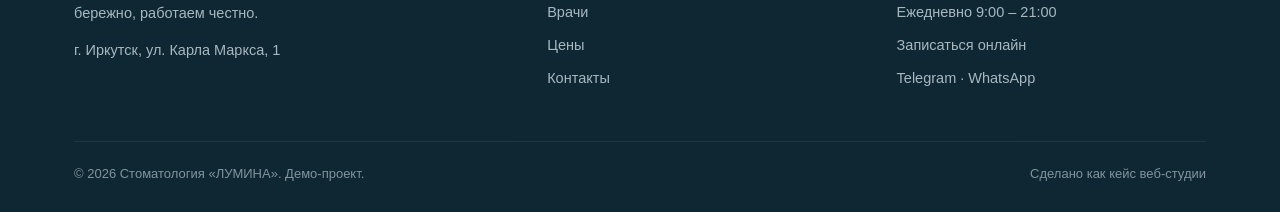
<file: kontakty.html>
<!DOCTYPE html>
<html lang="ru">
<head>
<meta charset="UTF-8">
<meta name="viewport" content="width=device-width, initial-scale=1.0">
<meta name="description" content="Контакты стоматологии ЛУМИНА в Иркутске. Запись на приём онлайн.">
<title>Контакты и запись — ЛУМИНА</title>
<link rel="stylesheet" href="style.css">
</head>
<body>
<div id="progress"></div>
<header class="hdr" id="hdr"><div class="wrap nav">
  <a class="logo" href="index.html">ЛУМ<span>ИНА</span></a>
  <nav class="nav-links">
    <a href="index.html">Главная</a>
    <a href="uslugi.html">Услуги</a>
    <a href="vrachi.html">Врачи</a>
    <a href="ceny.html">Цены</a>
    <a href="kontakty.html" class="active">Контакты</a>
  </nav>
  <div class="nav-right">
    <a href="tel:+73952000000" class="phone">+7 (3952) 00-00-00</a>
    <a href="#zapis" class="btn">Записаться</a>
    <button class="burger" id="burger" aria-label="Меню"><span></span><span></span><span></span></button>
  </div>
</div></header>
<div class="overlay" id="overlay"></div>
<nav class="mobile-menu" id="mobileMenu">
  <a href="index.html">Главная</a>
  <a href="uslugi.html">Услуги</a>
  <a href="vrachi.html">Врачи</a>
  <a href="ceny.html">Цены</a>
  <a href="kontakty.html">Контакты</a>
  <a href="tel:+73952000000" class="phone">+7 (3952) 00-00-00</a>
  <a href="#zapis" class="btn">Записаться на приём</a>
</nav>

<section class="phead"><div class="wrap">
  <div class="crumbs"><a href="index.html">Главная</a> / Контакты</div>
  <h1>Контакты и запись</h1>
  <p>Приезжайте в центр Иркутска или оставьте заявку — перезвоним в течение 15 минут.</p>
</div></section>

<section class="block"><div class="wrap">
  <div class="contact-grid">
    <div class="cinfo reveal s1">
      <div class="row"><div class="ci">📍</div><div><b>Адрес</b><span>г. Иркутск, ул. Карла Маркса, 1</span></div></div>
      <div class="row"><div class="ci">📞</div><div><b>Телефон</b><span><a href="tel:+73952000000">+7 (3952) 00-00-00</a></span></div></div>
      <div class="row"><div class="ci">🕒</div><div><b>Режим работы</b><span>Ежедневно 9:00 – 21:00</span></div></div>
      <div class="row"><div class="ci">✉️</div><div><b>Email</b><span>hello@lumina-dent.ru</span></div></div>
      <div class="row"><div class="ci">💬</div><div><b>Мессенджеры</b><span>Telegram · WhatsApp — отвечаем быстро</span></div></div>
    </div>
    <div class="map reveal s2"><iframe src="https://yandex.ru/map-widget/v1/?ll=104.280700%2C52.278900&amp;z=16&amp;pt=104.280700,52.278900,pm2rdm" width="100%" height="380" frameborder="0" allowfullscreen="true" style="border:0;display:block;border-radius:20px"></iframe></div>
  </div>

  <div id="zapis"></div>
  <div class="book-card reveal">
    <div class="book-side">
      <h3>Запишитесь на бесплатную консультацию</h3>
      <p>Оставьте контакты — подберём удобное время и врача.</p>
      <div class="pt"><div class="pi">✓</div><div>Осмотр, 3D-снимок и план лечения — бесплатно</div></div>
      <div class="pt"><div class="pi">✓</div><div>Перезвоним в течение 15 минут</div></div>
      <div class="pt"><div class="pi">✓</div><div>Рассрочка 0% и гарантия до 5 лет</div></div>
    </div>
    <div class="book-form">
      <form id="bookForm">
        <div class="f"><label>Ваше имя</label><input type="text" required placeholder="Как к вам обращаться"></div>
        <div class="f"><label>Телефон</label><input type="tel" required placeholder="+7 (___) ___-__-__"></div>
        <div class="f"><label>Услуга</label><select><option>Консультация</option><option>Лечение кариеса</option><option>Имплантация</option><option>Виниры и эстетика</option><option>Ортодонтия</option><option>Детский приём</option></select></div>
        <button type="submit" class="btn">Записаться на приём</button>
        <div class="note">Нажимая кнопку, вы соглашаетесь с политикой обработки персональных данных</div>
      </form>
      <div class="success" id="success"><div class="ok">✓</div><h3>Спасибо!</h3><p>Заявка принята. Администратор перезвонит в течение 15 минут.</p></div>
    </div>
  </div>
</div></section>

<footer><div class="wrap">
  <div class="foot-grid">
    <div><a class="logo" href="index.html">ЛУМ<span>ИНА</span></a><p>Стоматология премиум-класса в центре Иркутска. Лечим бережно, работаем честно.</p><p style="margin-top:14px">г. Иркутск, ул. Карла Маркса, 1</p></div>
    <div><h4>Разделы</h4><ul><li><a href="uslugi.html">Услуги</a></li><li><a href="vrachi.html">Врачи</a></li><li><a href="ceny.html">Цены</a></li><li><a href="kontakty.html">Контакты</a></li></ul></div>
    <div><h4>Контакты</h4><ul><li><a href="tel:+73952000000">+7 (3952) 00-00-00</a></li><li>Ежедневно 9:00 – 21:00</li><li><a href="#zapis">Записаться онлайн</a></li><li>Telegram · WhatsApp</li></ul></div>
  </div>
  <div class="foot-bot"><span>© 2026 Стоматология «ЛУМИНА». Демо-проект.</span><span>Сделано как кейс веб-студии</span></div>
</div></footer>
<script src="app.js"></script>
</body>
</html>
</file>
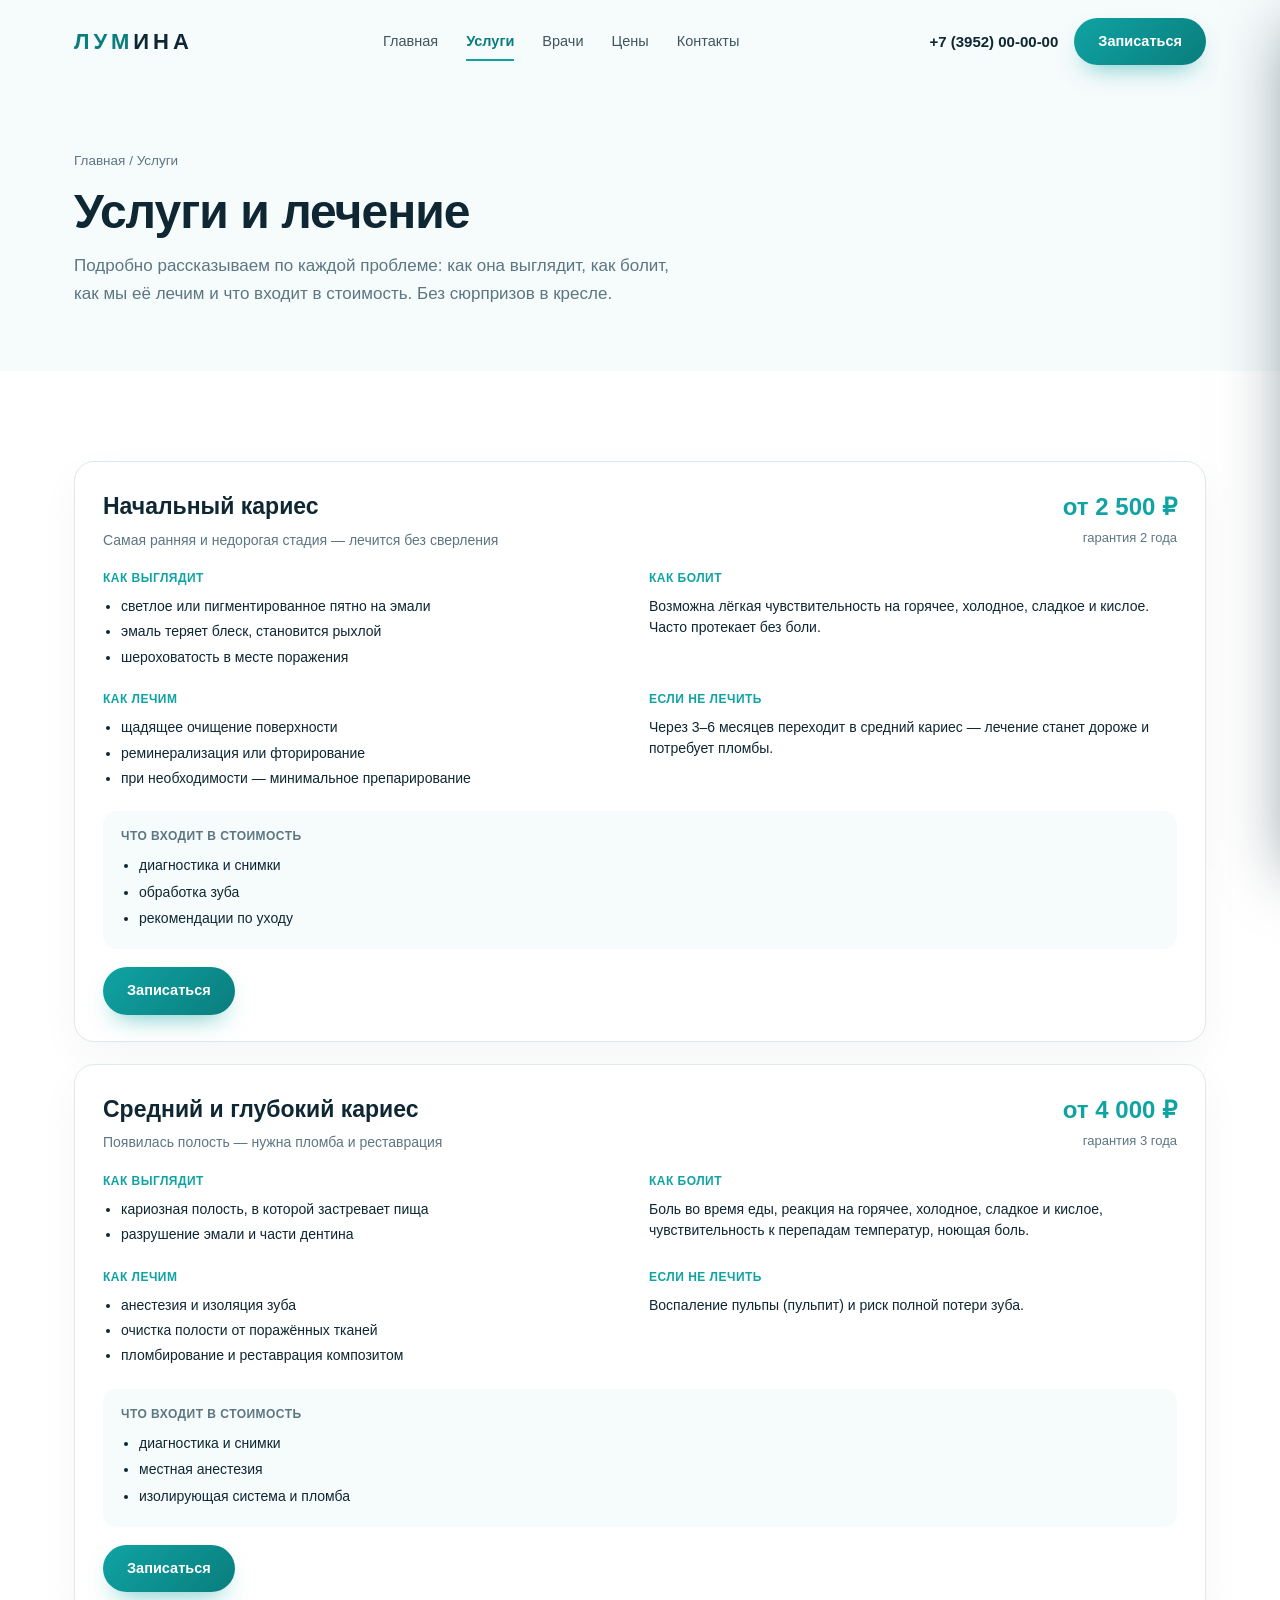
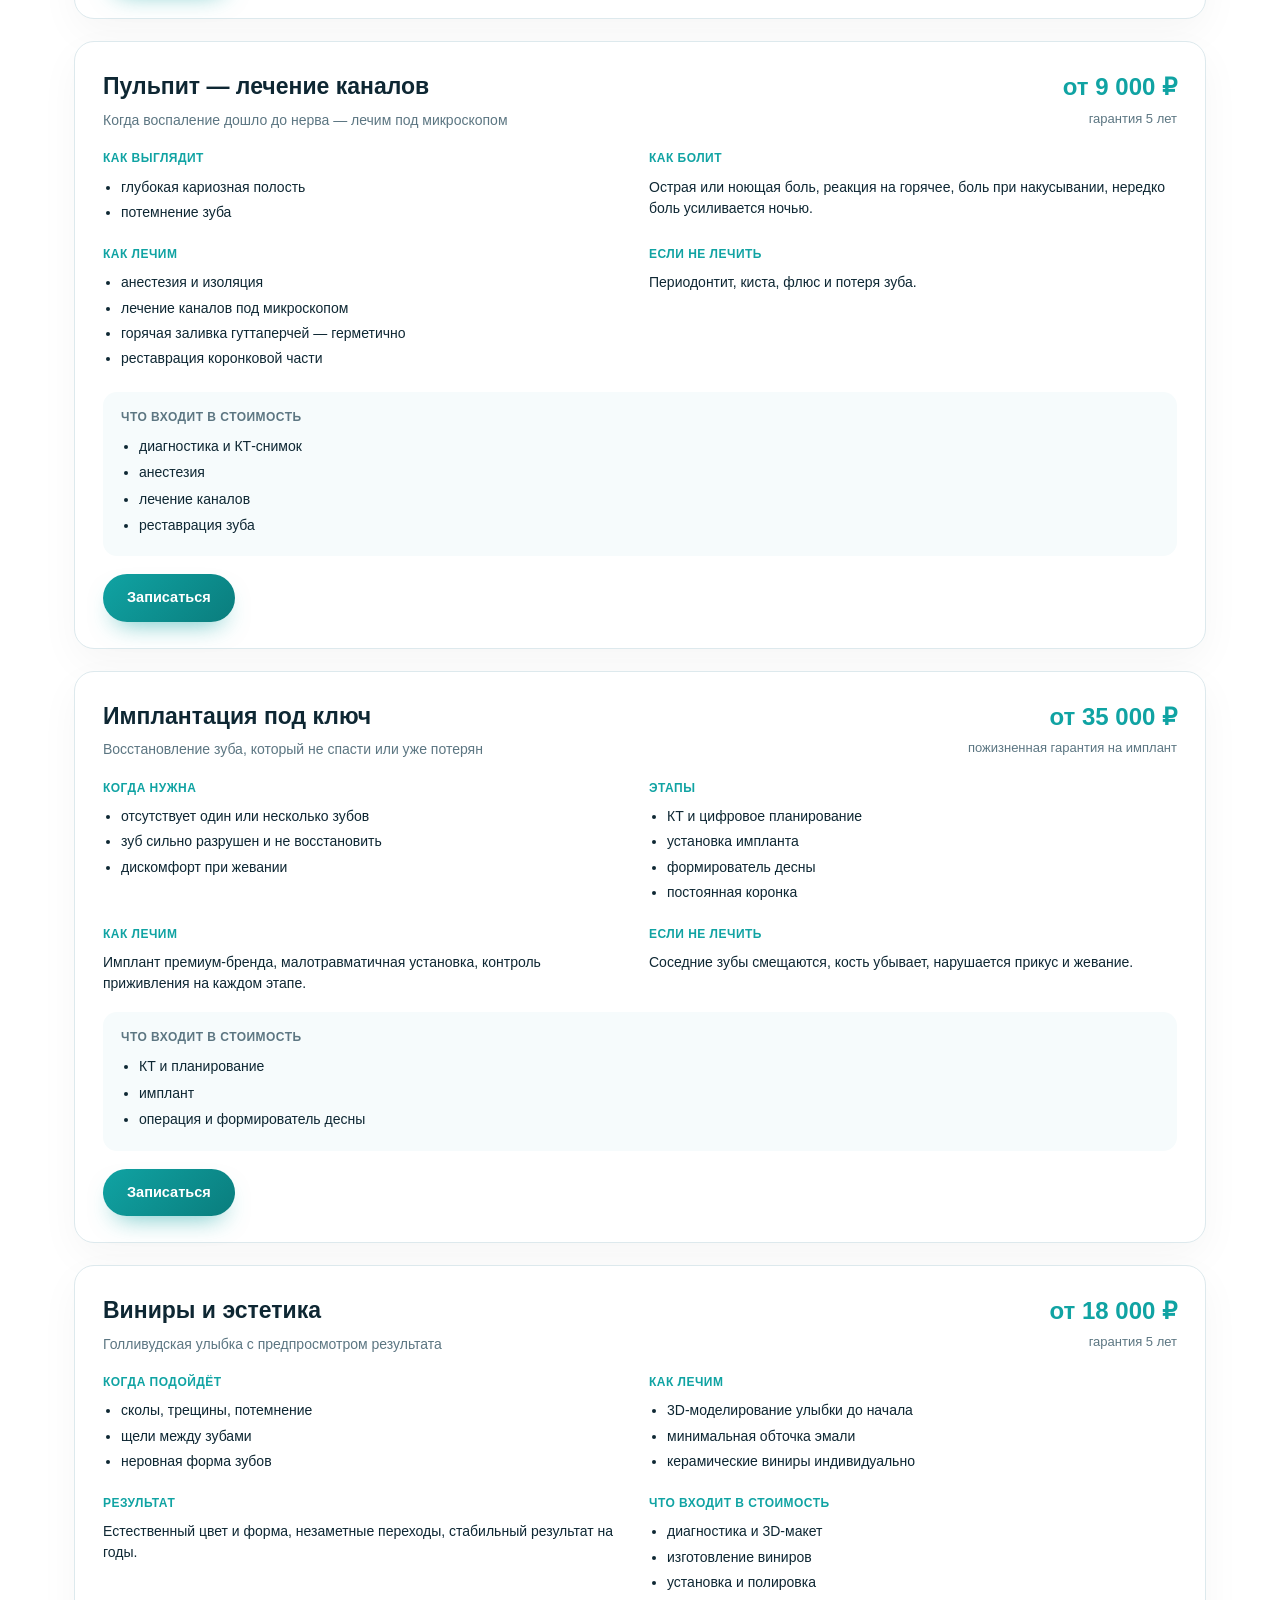
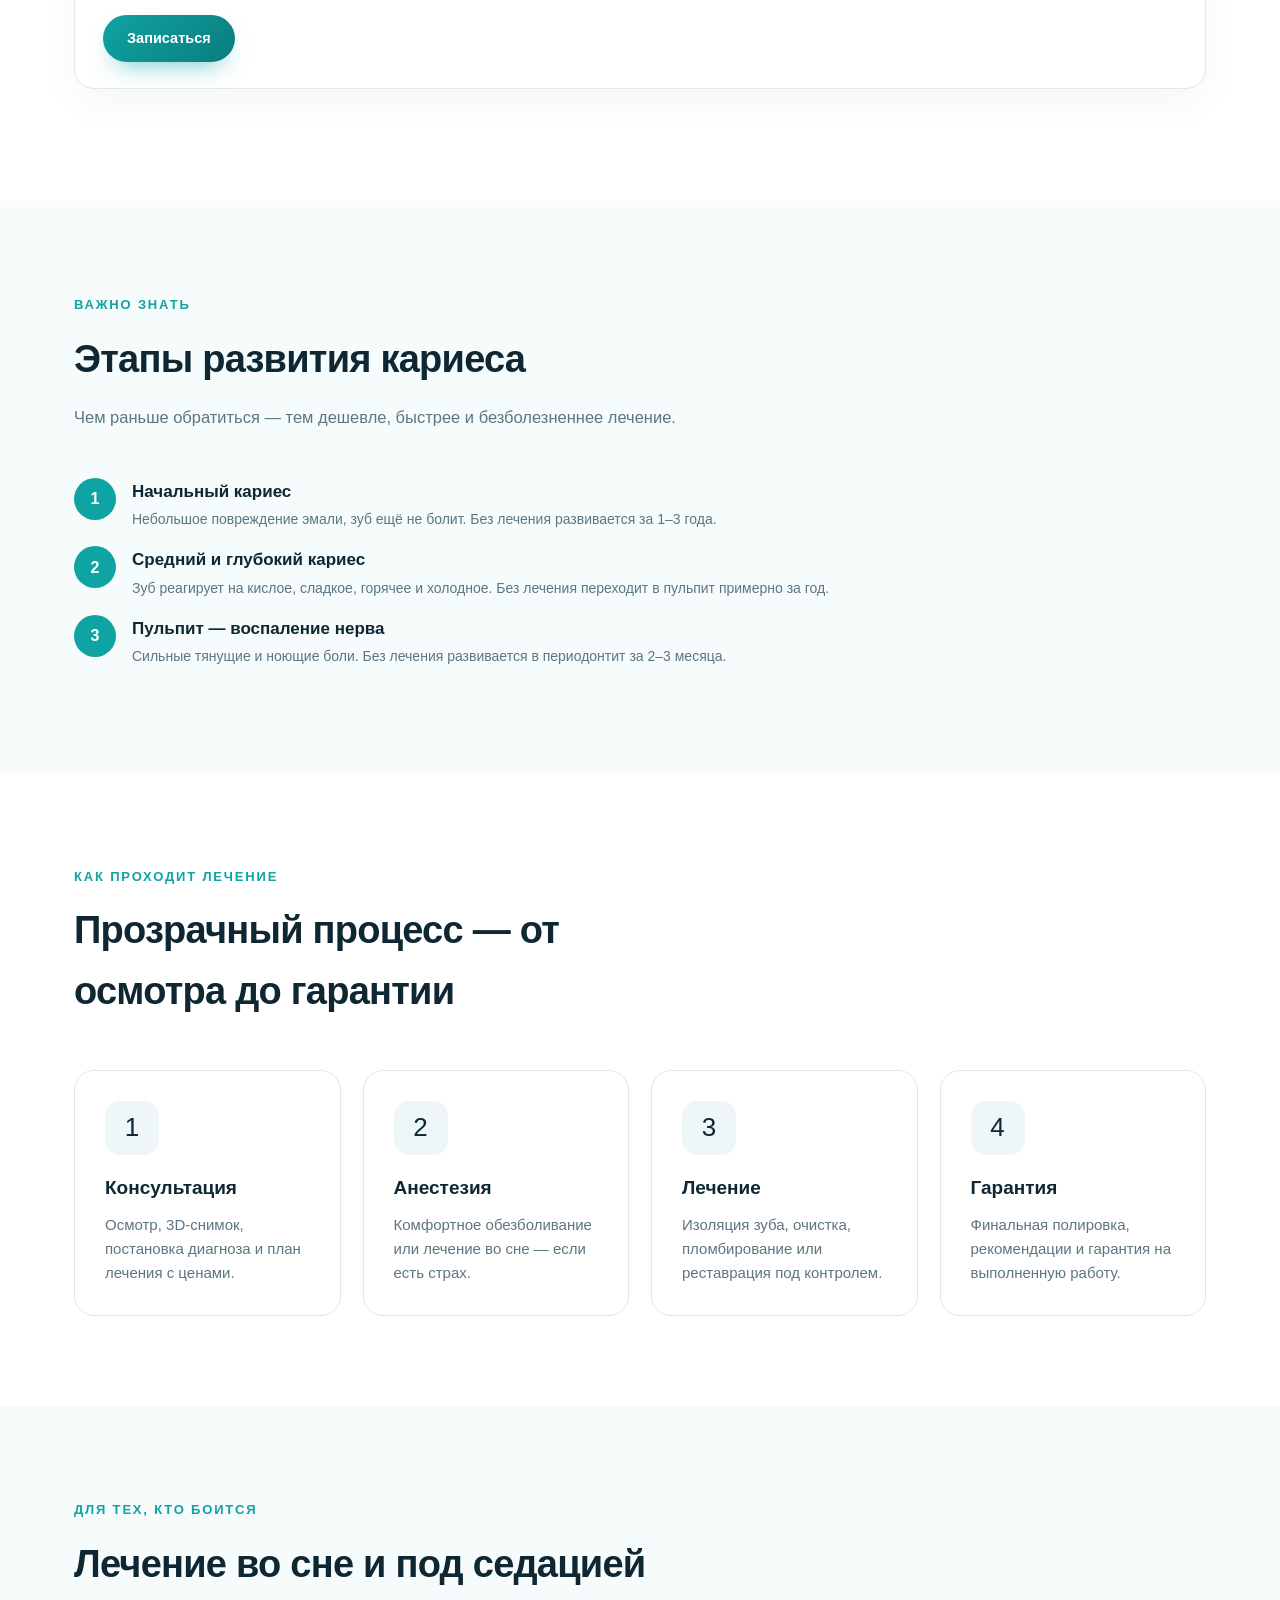
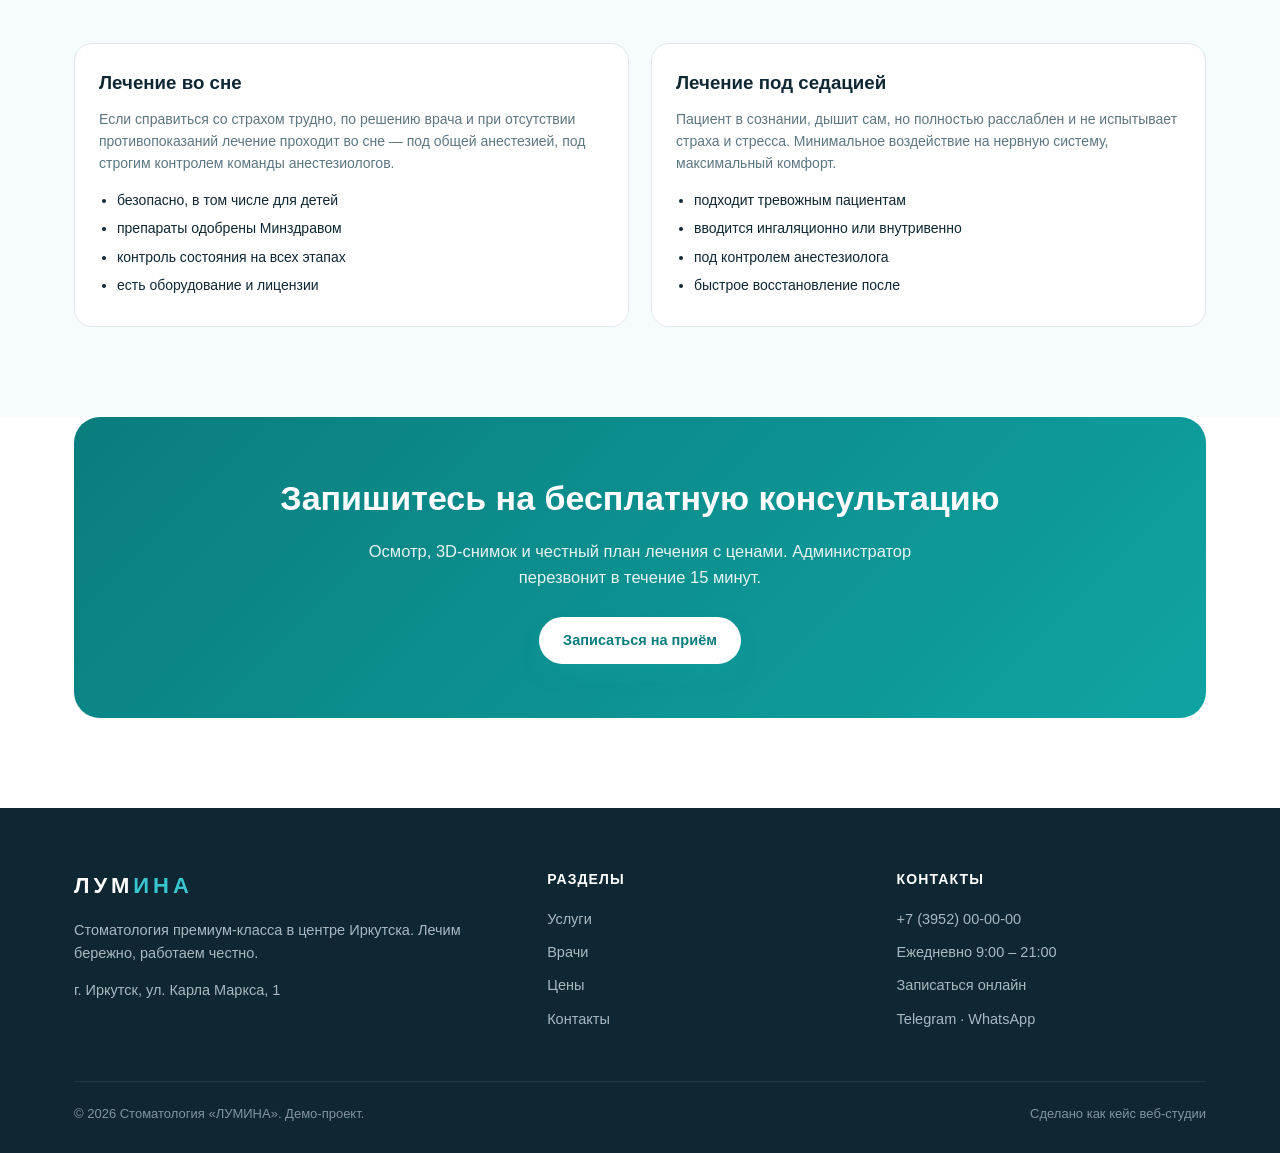
<file: uslugi.html>
<!DOCTYPE html>
<html lang="ru">
<head>
<meta charset="UTF-8">
<meta name="viewport" content="width=device-width, initial-scale=1.0">
<meta name="description" content="Услуги стоматологии ЛУМИНА в Иркутске: лечение кариеса, пульпита, имплантация, виниры, лечение во сне. Подробно: как болит, как лечим, что входит в стоимость.">
<title>Услуги — стоматология ЛУМИНА</title>
<link rel="stylesheet" href="style.css">
<style>
.svc{background:#fff;border:1px solid var(--line,#e8e6e1);border-radius:20px;padding:26px 28px;margin-bottom:22px;box-shadow:0 14px 40px rgba(0,0,0,.04)}
.svc-top{display:flex;justify-content:space-between;align-items:flex-start;gap:18px;flex-wrap:wrap;margin-bottom:18px}
.svc-top h3{font-size:23px;margin:0}
.svc-top .sub{color:var(--muted,#7a7a7a);font-size:14px;margin-top:4px}
.svc-price{text-align:right;white-space:nowrap}
.svc-price .p{font-size:24px;font-weight:800;color:var(--accent,#0e8f7e)}
.svc-price .g{font-size:13px;color:var(--muted,#7a7a7a);margin-top:2px}
.svc-grid{display:grid;grid-template-columns:1fr 1fr;gap:18px}
.svc-box h4{font-size:12px;text-transform:uppercase;letter-spacing:.04em;color:var(--accent,#0e8f7e);margin:0 0 8px}
.svc-box ul{margin:0;padding-left:18px}
.svc-box li{margin-bottom:5px;font-size:14px;line-height:1.45}
.svc-box p{font-size:14px;line-height:1.5;margin:0}
.svc-inc{margin-top:18px;background:var(--soft2,#f6f4ef);border-radius:14px;padding:16px 18px}
.svc-inc h4{font-size:12px;text-transform:uppercase;letter-spacing:.04em;color:var(--muted,#6b6b6b);margin:0 0 8px}
.svc-inc ul{margin:0;padding-left:18px}
.svc-inc li{font-size:14px;margin-bottom:4px}
.svc-foot{margin-top:18px}
.stage{display:flex;gap:16px;align-items:flex-start;margin-bottom:16px}
.stage .num{flex:none;width:42px;height:42px;border-radius:50%;background:var(--accent,#0e8f7e);color:#fff;display:flex;align-items:center;justify-content:center;font-weight:800}
.stage h4{margin:0 0 4px;font-size:17px}
.stage p{margin:0;color:var(--muted,#6b6b6b);font-size:14px;line-height:1.5}
.sleep-grid{display:grid;grid-template-columns:1fr 1fr;gap:22px}
.sleep{background:#fff;border:1px solid var(--line,#e8e6e1);border-radius:18px;padding:24px}
.sleep h3{margin:0 0 10px}
.sleep p{font-size:14px;line-height:1.6;color:var(--muted,#555)}
.sleep ul{margin:14px 0 0;padding-left:18px}
.sleep li{font-size:14px;margin-bottom:6px}
@media(max-width:760px){.svc-grid{grid-template-columns:1fr}.sleep-grid{grid-template-columns:1fr}}
</style>
</head>
<body>
<div id="progress"></div>
<header class="hdr" id="hdr"><div class="wrap nav">
  <a class="logo" href="index.html">ЛУМ<span>ИНА</span></a>
  <nav class="nav-links">
    <a href="index.html">Главная</a>
    <a href="uslugi.html" class="active">Услуги</a>
    <a href="vrachi.html">Врачи</a>
    <a href="ceny.html">Цены</a>
    <a href="kontakty.html">Контакты</a>
  </nav>
  <div class="nav-right">
    <a href="tel:+73952000000" class="phone">+7 (3952) 00-00-00</a>
    <a href="kontakty.html#zapis" class="btn">Записаться</a>
    <button class="burger" id="burger" aria-label="Меню"><span></span><span></span><span></span></button>
  </div>
</div></header>
<div class="overlay" id="overlay"></div>
<nav class="mobile-menu" id="mobileMenu">
  <a href="index.html">Главная</a>
  <a href="uslugi.html">Услуги</a>
  <a href="vrachi.html">Врачи</a>
  <a href="ceny.html">Цены</a>
  <a href="kontakty.html">Контакты</a>
  <a href="tel:+73952000000" class="phone">+7 (3952) 00-00-00</a>
  <a href="kontakty.html#zapis" class="btn">Записаться на приём</a>
</nav>

<section class="phead"><div class="wrap">
  <div class="crumbs"><a href="index.html">Главная</a> / Услуги</div>
  <h1>Услуги и лечение</h1>
  <p>Подробно рассказываем по каждой проблеме: как она выглядит, как болит, как мы её лечим и что входит в стоимость. Без сюрпризов в кресле.</p>
</div></section>

<section class="block"><div class="wrap">

  <div class="svc reveal">
    <div class="svc-top"><div><h3>Начальный кариес</h3><div class="sub">Самая ранняя и недорогая стадия — лечится без сверления</div></div><div class="svc-price"><div class="p">от 2 500 ₽</div><div class="g">гарантия 2 года</div></div></div>
    <div class="svc-grid">
      <div class="svc-box"><h4>Как выглядит</h4><ul><li>светлое или пигментированное пятно на эмали</li><li>эмаль теряет блеск, становится рыхлой</li><li>шероховатость в месте поражения</li></ul></div>
      <div class="svc-box"><h4>Как болит</h4><p>Возможна лёгкая чувствительность на горячее, холодное, сладкое и кислое. Часто протекает без боли.</p></div>
      <div class="svc-box"><h4>Как лечим</h4><ul><li>щадящее очищение поверхности</li><li>реминерализация или фторирование</li><li>при необходимости — минимальное препарирование</li></ul></div>
      <div class="svc-box"><h4>Если не лечить</h4><p>Через 3–6 месяцев переходит в средний кариес — лечение станет дороже и потребует пломбы.</p></div>
    </div>
    <div class="svc-inc"><h4>Что входит в стоимость</h4><ul><li>диагностика и снимки</li><li>обработка зуба</li><li>рекомендации по уходу</li></ul></div>
    <div class="svc-foot"><a href="kontakty.html#zapis" class="btn">Записаться</a></div>
  </div>

  <div class="svc reveal">
    <div class="svc-top"><div><h3>Средний и глубокий кариес</h3><div class="sub">Появилась полость — нужна пломба и реставрация</div></div><div class="svc-price"><div class="p">от 4 000 ₽</div><div class="g">гарантия 3 года</div></div></div>
    <div class="svc-grid">
      <div class="svc-box"><h4>Как выглядит</h4><ul><li>кариозная полость, в которой застревает пища</li><li>разрушение эмали и части дентина</li></ul></div>
      <div class="svc-box"><h4>Как болит</h4><p>Боль во время еды, реакция на горячее, холодное, сладкое и кислое, чувствительность к перепадам температур, ноющая боль.</p></div>
      <div class="svc-box"><h4>Как лечим</h4><ul><li>анестезия и изоляция зуба</li><li>очистка полости от поражённых тканей</li><li>пломбирование и реставрация композитом</li></ul></div>
      <div class="svc-box"><h4>Если не лечить</h4><p>Воспаление пульпы (пульпит) и риск полной потери зуба.</p></div>
    </div>
    <div class="svc-inc"><h4>Что входит в стоимость</h4><ul><li>диагностика и снимки</li><li>местная анестезия</li><li>изолирующая система и пломба</li></ul></div>
    <div class="svc-foot"><a href="kontakty.html#zapis" class="btn">Записаться</a></div>
  </div>

  <div class="svc reveal">
    <div class="svc-top"><div><h3>Пульпит — лечение каналов</h3><div class="sub">Когда воспаление дошло до нерва — лечим под микроскопом</div></div><div class="svc-price"><div class="p">от 9 000 ₽</div><div class="g">гарантия 5 лет</div></div></div>
    <div class="svc-grid">
      <div class="svc-box"><h4>Как выглядит</h4><ul><li>глубокая кариозная полость</li><li>потемнение зуба</li></ul></div>
      <div class="svc-box"><h4>Как болит</h4><p>Острая или ноющая боль, реакция на горячее, боль при накусывании, нередко боль усиливается ночью.</p></div>
      <div class="svc-box"><h4>Как лечим</h4><ul><li>анестезия и изоляция</li><li>лечение каналов под микроскопом</li><li>горячая заливка гуттаперчей — герметично</li><li>реставрация коронковой части</li></ul></div>
      <div class="svc-box"><h4>Если не лечить</h4><p>Периодонтит, киста, флюс и потеря зуба.</p></div>
    </div>
    <div class="svc-inc"><h4>Что входит в стоимость</h4><ul><li>диагностика и КТ-снимок</li><li>анестезия</li><li>лечение каналов</li><li>реставрация зуба</li></ul></div>
    <div class="svc-foot"><a href="kontakty.html#zapis" class="btn">Записаться</a></div>
  </div>

  <div class="svc reveal">
    <div class="svc-top"><div><h3>Имплантация под ключ</h3><div class="sub">Восстановление зуба, который не спасти или уже потерян</div></div><div class="svc-price"><div class="p">от 35 000 ₽</div><div class="g">пожизненная гарантия на имплант</div></div></div>
    <div class="svc-grid">
      <div class="svc-box"><h4>Когда нужна</h4><ul><li>отсутствует один или несколько зубов</li><li>зуб сильно разрушен и не восстановить</li><li>дискомфорт при жевании</li></ul></div>
      <div class="svc-box"><h4>Этапы</h4><ul><li>КТ и цифровое планирование</li><li>установка импланта</li><li>формирователь десны</li><li>постоянная коронка</li></ul></div>
      <div class="svc-box"><h4>Как лечим</h4><p>Имплант премиум-бренда, малотравматичная установка, контроль приживления на каждом этапе.</p></div>
      <div class="svc-box"><h4>Если не лечить</h4><p>Соседние зубы смещаются, кость убывает, нарушается прикус и жевание.</p></div>
    </div>
    <div class="svc-inc"><h4>Что входит в стоимость</h4><ul><li>КТ и планирование</li><li>имплант</li><li>операция и формирователь десны</li></ul></div>
    <div class="svc-foot"><a href="kontakty.html#zapis" class="btn">Записаться</a></div>
  </div>

  <div class="svc reveal">
    <div class="svc-top"><div><h3>Виниры и эстетика</h3><div class="sub">Голливудская улыбка с предпросмотром результата</div></div><div class="svc-price"><div class="p">от 18 000 ₽</div><div class="g">гарантия 5 лет</div></div></div>
    <div class="svc-grid">
      <div class="svc-box"><h4>Когда подойдёт</h4><ul><li>сколы, трещины, потемнение</li><li>щели между зубами</li><li>неровная форма зубов</li></ul></div>
      <div class="svc-box"><h4>Как лечим</h4><ul><li>3D-моделирование улыбки до начала</li><li>минимальная обточка эмали</li><li>керамические виниры индивидуально</li></ul></div>
      <div class="svc-box"><h4>Результат</h4><p>Естественный цвет и форма, незаметные переходы, стабильный результат на годы.</p></div>
      <div class="svc-box"><h4>Что входит в стоимость</h4><ul><li>диагностика и 3D-макет</li><li>изготовление виниров</li><li>установка и полировка</li></ul></div>
    </div>
    <div class="svc-foot"><a href="kontakty.html#zapis" class="btn">Записаться</a></div>
  </div>

</div></section>

<section class="block" style="background:var(--soft2)"><div class="wrap">
  <div class="section-head reveal"><span class="section-tag">Важно знать</span><h2 class="section-title">Этапы развития кариеса</h2><p>Чем раньше обратиться — тем дешевле, быстрее и безболезненнее лечение.</p></div>
  <div class="stage reveal"><div class="num">1</div><div><h4>Начальный кариес</h4><p>Небольшое повреждение эмали, зуб ещё не болит. Без лечения развивается за 1–3 года.</p></div></div>
  <div class="stage reveal"><div class="num">2</div><div><h4>Средний и глубокий кариес</h4><p>Зуб реагирует на кислое, сладкое, горячее и холодное. Без лечения переходит в пульпит примерно за год.</p></div></div>
  <div class="stage reveal"><div class="num">3</div><div><h4>Пульпит — воспаление нерва</h4><p>Сильные тянущие и ноющие боли. Без лечения развивается в периодонтит за 2–3 месяца.</p></div></div>
</div></section>

<section class="block"><div class="wrap">
  <div class="section-head reveal"><span class="section-tag">Как проходит лечение</span><h2 class="section-title">Прозрачный процесс — от осмотра до гарантии</h2></div>
  <div class="grid grid-4">
    <div class="card reveal s1"><div class="ic">1</div><h3>Консультация</h3><p>Осмотр, 3D-снимок, постановка диагноза и план лечения с ценами.</p></div>
    <div class="card reveal s2"><div class="ic">2</div><h3>Анестезия</h3><p>Комфортное обезболивание или лечение во сне — если есть страх.</p></div>
    <div class="card reveal s3"><div class="ic">3</div><h3>Лечение</h3><p>Изоляция зуба, очистка, пломбирование или реставрация под контролем.</p></div>
    <div class="card reveal s4"><div class="ic">4</div><h3>Гарантия</h3><p>Финальная полировка, рекомендации и гарантия на выполненную работу.</p></div>
  </div>
</div></section>

<section class="block" style="background:var(--soft2)"><div class="wrap">
  <div class="section-head reveal"><span class="section-tag">Для тех, кто боится</span><h2 class="section-title">Лечение во сне и под седацией</h2></div>
  <div class="sleep-grid">
    <div class="sleep reveal s1">
      <h3>Лечение во сне</h3>
      <p>Если справиться со страхом трудно, по решению врача и при отсутствии противопоказаний лечение проходит во сне — под общей анестезией, под строгим контролем команды анестезиологов.</p>
      <ul><li>безопасно, в том числе для детей</li><li>препараты одобрены Минздравом</li><li>контроль состояния на всех этапах</li><li>есть оборудование и лицензии</li></ul>
    </div>
    <div class="sleep reveal s2">
      <h3>Лечение под седацией</h3>
      <p>Пациент в сознании, дышит сам, но полностью расслаблен и не испытывает страха и стресса. Минимальное воздействие на нервную систему, максимальный комфорт.</p>
      <ul><li>подходит тревожным пациентам</li><li>вводится ингаляционно или внутривенно</li><li>под контролем анестезиолога</li><li>быстрое восстановление после</li></ul>
    </div>
  </div>
</div></section>

<section class="block" style="padding-top:0"><div class="wrap">
  <div class="cta-strip reveal">
    <h2>Запишитесь на бесплатную консультацию</h2>
    <p>Осмотр, 3D-снимок и честный план лечения с ценами. Администратор перезвонит в течение 15 минут.</p>
    <a href="kontakty.html#zapis" class="btn">Записаться на приём</a>
  </div>
</div></section>

<footer><div class="wrap">
  <div class="foot-grid">
    <div><a class="logo" href="index.html">ЛУМ<span>ИНА</span></a><p>Стоматология премиум-класса в центре Иркутска. Лечим бережно, работаем честно.</p><p style="margin-top:14px">г. Иркутск, ул. Карла Маркса, 1</p></div>
    <div><h4>Разделы</h4><ul><li><a href="uslugi.html">Услуги</a></li><li><a href="vrachi.html">Врачи</a></li><li><a href="ceny.html">Цены</a></li><li><a href="kontakty.html">Контакты</a></li></ul></div>
    <div><h4>Контакты</h4><ul><li><a href="tel:+73952000000">+7 (3952) 00-00-00</a></li><li>Ежедневно 9:00 – 21:00</li><li><a href="kontakty.html#zapis">Записаться онлайн</a></li><li>Telegram · WhatsApp</li></ul></div>
  </div>
  <div class="foot-bot"><span>© 2026 Стоматология «ЛУМИНА». Демо-проект.</span><span>Сделано как кейс веб-студии</span></div>
</div></footer>
<script src="app.js"></script>
</body>
</html>
</file>
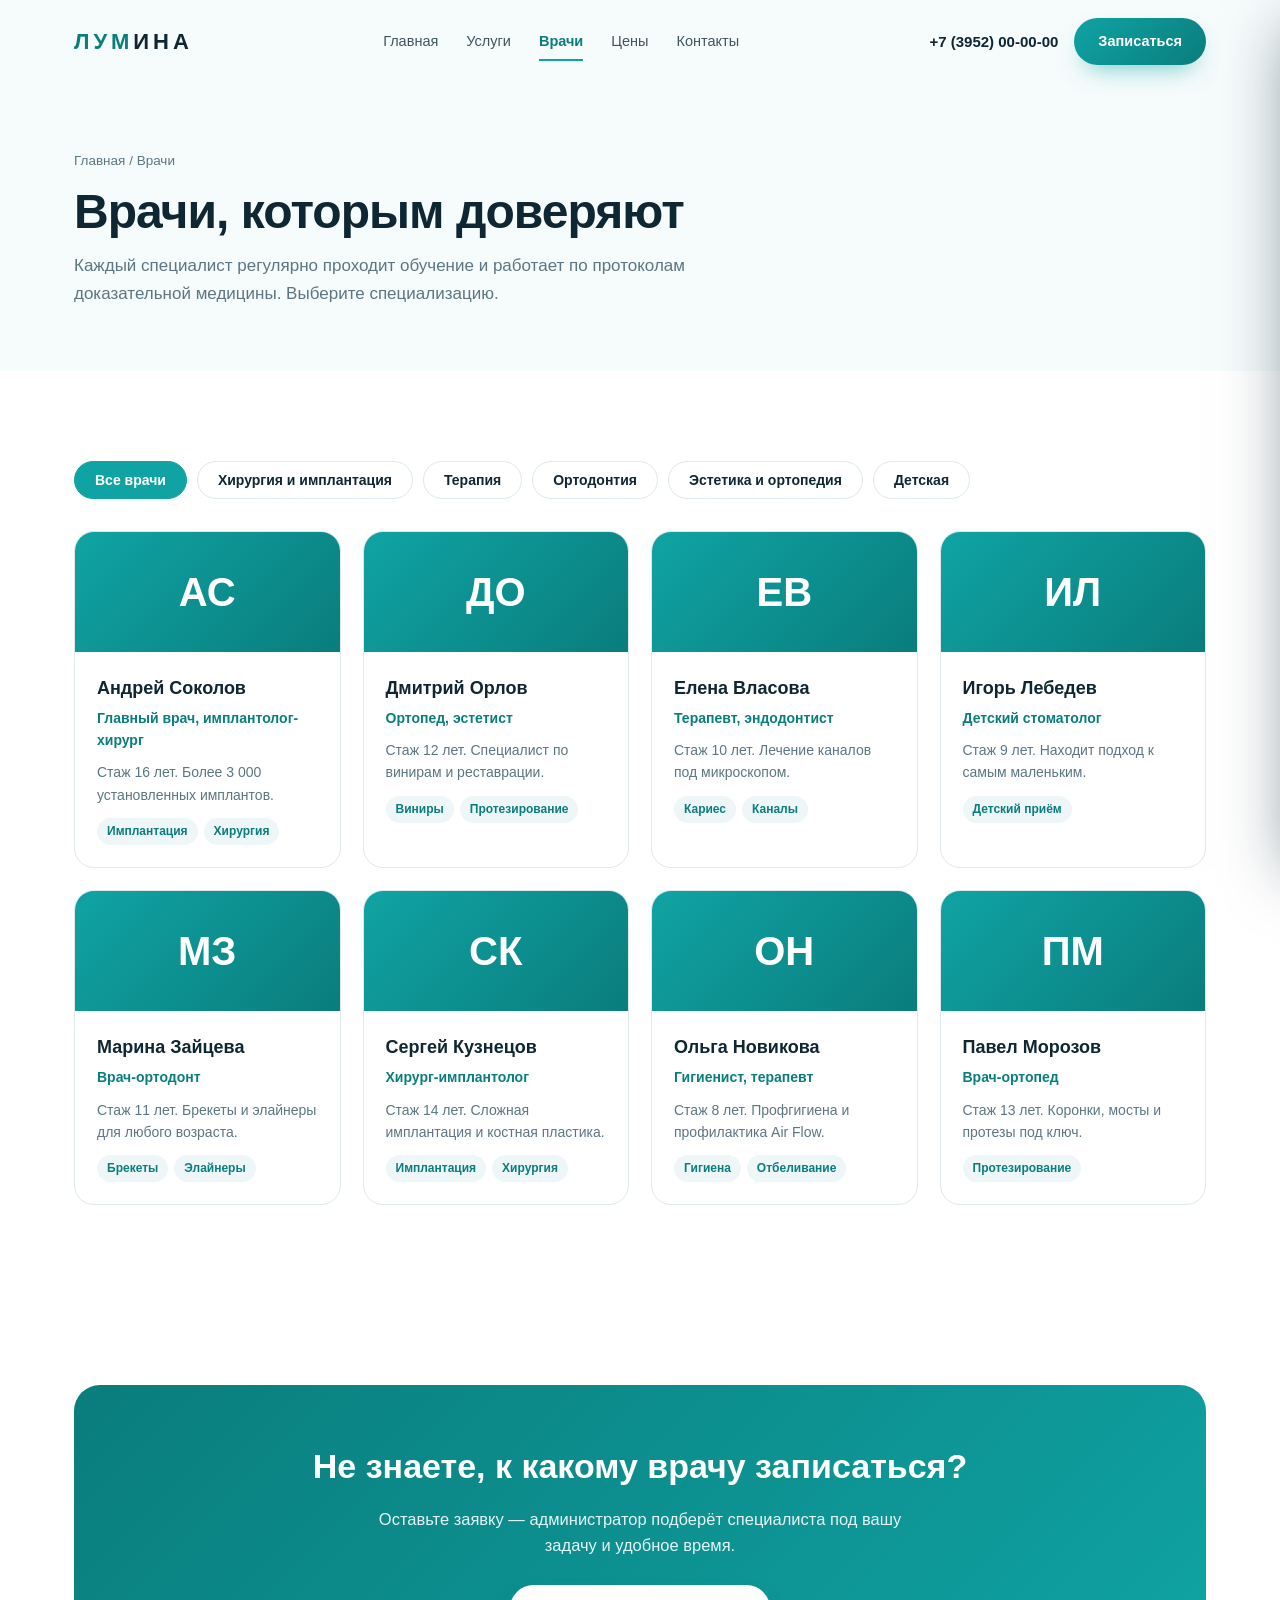
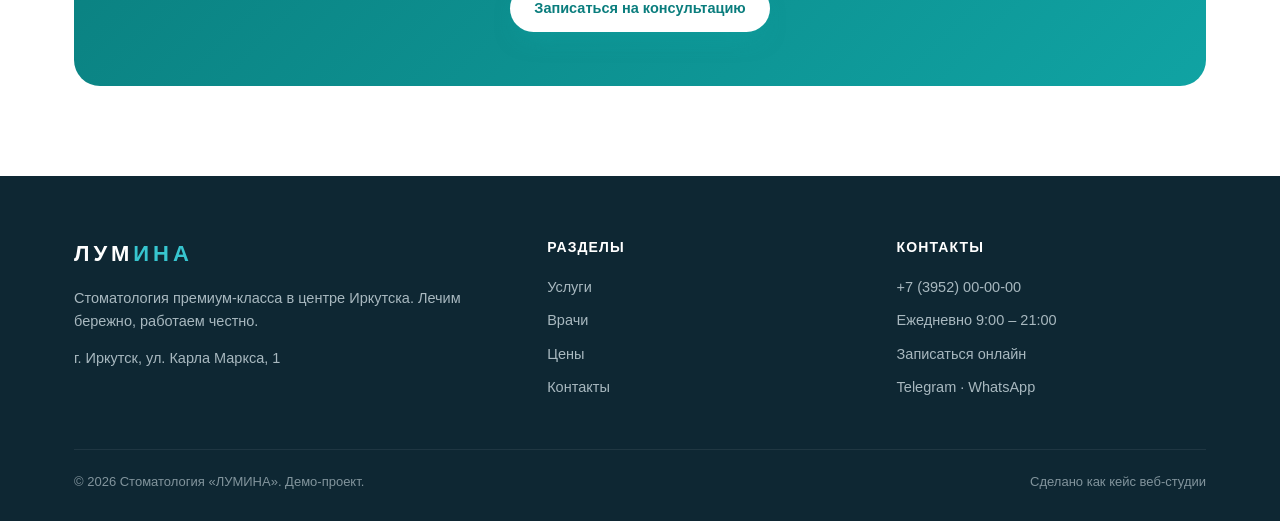
<file: vrachi.html>
<!DOCTYPE html>
<html lang="ru">
<head>
<meta charset="UTF-8">
<meta name="viewport" content="width=device-width, initial-scale=1.0">
<meta name="description" content="Врачи стоматологии ЛУМИНА — имплантологи, ортодонты, терапевты, детские стоматологи. Каталог с фильтрами.">
<title>Врачи — ЛУМИНА</title>
<link rel="stylesheet" href="style.css">
</head>
<body>
<div id="progress"></div>
<header class="hdr" id="hdr"><div class="wrap nav">
  <a class="logo" href="index.html">ЛУМ<span>ИНА</span></a>
  <nav class="nav-links">
    <a href="index.html">Главная</a>
    <a href="uslugi.html">Услуги</a>
    <a href="vrachi.html" class="active">Врачи</a>
    <a href="ceny.html">Цены</a>
    <a href="kontakty.html">Контакты</a>
  </nav>
  <div class="nav-right">
    <a href="tel:+73952000000" class="phone">+7 (3952) 00-00-00</a>
    <a href="kontakty.html#zapis" class="btn">Записаться</a>
    <button class="burger" id="burger" aria-label="Меню"><span></span><span></span><span></span></button>
  </div>
</div></header>
<div class="overlay" id="overlay"></div>
<nav class="mobile-menu" id="mobileMenu">
  <a href="index.html">Главная</a>
  <a href="uslugi.html">Услуги</a>
  <a href="vrachi.html">Врачи</a>
  <a href="ceny.html">Цены</a>
  <a href="kontakty.html">Контакты</a>
  <a href="tel:+73952000000" class="phone">+7 (3952) 00-00-00</a>
  <a href="kontakty.html#zapis" class="btn">Записаться на приём</a>
</nav>

<section class="phead"><div class="wrap">
  <div class="crumbs"><a href="index.html">Главная</a> / Врачи</div>
  <h1>Врачи, которым доверяют</h1>
  <p>Каждый специалист регулярно проходит обучение и работает по протоколам доказательной медицины. Выберите специализацию.</p>
</div></section>

<section class="block"><div class="wrap">
  <div class="filters reveal">
    <button class="filt active" data-filter="all">Все врачи</button>
    <button class="filt" data-filter="surgery">Хирургия и имплантация</button>
    <button class="filt" data-filter="therapy">Терапия</button>
    <button class="filt" data-filter="ortho">Ортодонтия</button>
    <button class="filt" data-filter="estetic">Эстетика и ортопедия</button>
    <button class="filt" data-filter="child">Детская</button>
  </div>
  <div class="grid grid-4">
    <div class="doc reveal s1" data-spec="surgery"><div class="av">АС</div><div class="info"><h3>Андрей Соколов</h3><div class="role">Главный врач, имплантолог-хирург</div><p>Стаж 16 лет. Более 3 000 установленных имплантов.</p><div class="tags"><span>Имплантация</span><span>Хирургия</span></div></div></div>
    <div class="doc reveal s2" data-spec="estetic"><div class="av">ДО</div><div class="info"><h3>Дмитрий Орлов</h3><div class="role">Ортопед, эстетист</div><p>Стаж 12 лет. Специалист по винирам и реставрации.</p><div class="tags"><span>Виниры</span><span>Протезирование</span></div></div></div>
    <div class="doc reveal s3" data-spec="therapy"><div class="av">ЕВ</div><div class="info"><h3>Елена Власова</h3><div class="role">Терапевт, эндодонтист</div><p>Стаж 10 лет. Лечение каналов под микроскопом.</p><div class="tags"><span>Кариес</span><span>Каналы</span></div></div></div>
    <div class="doc reveal s4" data-spec="child"><div class="av">ИЛ</div><div class="info"><h3>Игорь Лебедев</h3><div class="role">Детский стоматолог</div><p>Стаж 9 лет. Находит подход к самым маленьким.</p><div class="tags"><span>Детский приём</span></div></div></div>
    <div class="doc reveal s1" data-spec="ortho"><div class="av">МЗ</div><div class="info"><h3>Марина Зайцева</h3><div class="role">Врач-ортодонт</div><p>Стаж 11 лет. Брекеты и элайнеры для любого возраста.</p><div class="tags"><span>Брекеты</span><span>Элайнеры</span></div></div></div>
    <div class="doc reveal s2" data-spec="surgery"><div class="av">СК</div><div class="info"><h3>Сергей Кузнецов</h3><div class="role">Хирург-имплантолог</div><p>Стаж 14 лет. Сложная имплантация и костная пластика.</p><div class="tags"><span>Имплантация</span><span>Хирургия</span></div></div></div>
    <div class="doc reveal s3" data-spec="therapy"><div class="av">ОН</div><div class="info"><h3>Ольга Новикова</h3><div class="role">Гигиенист, терапевт</div><p>Стаж 8 лет. Профгигиена и профилактика Air Flow.</p><div class="tags"><span>Гигиена</span><span>Отбеливание</span></div></div></div>
    <div class="doc reveal s4" data-spec="estetic"><div class="av">ПМ</div><div class="info"><h3>Павел Морозов</h3><div class="role">Врач-ортопед</div><p>Стаж 13 лет. Коронки, мосты и протезы под ключ.</p><div class="tags"><span>Протезирование</span></div></div></div>
  </div>
</div></section>

<section class="block"><div class="wrap">
  <div class="cta-strip reveal"><h2>Не знаете, к какому врачу записаться?</h2><p>Оставьте заявку — администратор подберёт специалиста под вашу задачу и удобное время.</p><a href="kontakty.html#zapis" class="btn">Записаться на консультацию</a></div>
</div></section>

<footer><div class="wrap">
  <div class="foot-grid">
    <div><a class="logo" href="index.html">ЛУМ<span>ИНА</span></a><p>Стоматология премиум-класса в центре Иркутска. Лечим бережно, работаем честно.</p><p style="margin-top:14px">г. Иркутск, ул. Карла Маркса, 1</p></div>
    <div><h4>Разделы</h4><ul><li><a href="uslugi.html">Услуги</a></li><li><a href="vrachi.html">Врачи</a></li><li><a href="ceny.html">Цены</a></li><li><a href="kontakty.html">Контакты</a></li></ul></div>
    <div><h4>Контакты</h4><ul><li><a href="tel:+73952000000">+7 (3952) 00-00-00</a></li><li>Ежедневно 9:00 – 21:00</li><li><a href="kontakty.html#zapis">Записаться онлайн</a></li><li>Telegram · WhatsApp</li></ul></div>
  </div>
  <div class="foot-bot"><span>© 2026 Стоматология «ЛУМИНА». Демо-проект.</span><span>Сделано как кейс веб-студии</span></div>
</div></footer>
<script src="app.js"></script>
</body>
</html>
</file>
<file: style.css>
:root{--bg:#fff;--soft:#eef6f8;--soft2:#f6fbfc;--ink:#0e2733;--muted:#5c7682;--line:#dde9ed;--accent:#10a3a3;--accent2:#37c5cf;--accent-deep:#0a7d7d;--shadow:0 18px 50px -22px rgba(14,39,51,.28)}
*{margin:0;padding:0;box-sizing:border-box}
html{scroll-behavior:smooth}
body{font-family:'Segoe UI',-apple-system,Roboto,Arial,sans-serif;color:var(--ink);background:var(--bg);line-height:1.6;overflow-x:hidden}
.wrap{max-width:1180px;margin:0 auto;padding:0 24px}
img{display:block;max-width:100%}
a{color:inherit;text-decoration:none}
section.block{padding:90px 0}
#progress{position:fixed;top:0;left:0;height:3px;width:0;background:linear-gradient(90deg,var(--accent),var(--accent2));z-index:1000;transition:width .1s linear}
.hdr{position:fixed;top:0;left:0;right:0;z-index:900;padding:18px 0;transition:.35s}
.hdr.scrolled{background:rgba(255,255,255,.94);backdrop-filter:blur(12px);padding:11px 0;box-shadow:0 8px 30px -20px rgba(14,39,51,.4)}
.nav{display:flex;align-items:center;justify-content:space-between}
.logo{font-size:22px;font-weight:800;letter-spacing:.18em;color:var(--accent-deep)}
.logo span{color:var(--ink)}
.nav-links{display:flex;gap:28px}
.nav-links a{font-size:14.5px;font-weight:500;opacity:.78;transition:.2s;position:relative;padding:4px 0}
.nav-links a:hover{opacity:1;color:var(--accent-deep)}
.nav-links a.active{opacity:1;color:var(--accent-deep);font-weight:600}
.nav-links a.active::after{content:'';position:absolute;left:0;right:0;bottom:-4px;height:2px;background:var(--accent)}
.nav-right{display:flex;align-items:center;gap:16px}
.phone{font-weight:700;font-size:15px}
.btn{display:inline-block;background:linear-gradient(135deg,var(--accent),var(--accent-deep));color:#fff;padding:12px 24px;border-radius:40px;font-weight:600;font-size:14.5px;transition:.25s;border:none;cursor:pointer;box-shadow:0 12px 26px -12px rgba(16,163,163,.7)}
.btn:hover{transform:translateY(-2px);box-shadow:0 16px 30px -12px rgba(16,163,163,.85)}
.btn-ghost{background:transparent;color:var(--accent-deep);border:1.5px solid var(--accent);box-shadow:none}
.btn-ghost:hover{background:var(--accent);color:#fff}
.burger{display:none;flex-direction:column;gap:5px;background:none;border:none;cursor:pointer;padding:6px}
.burger span{width:26px;height:2.5px;background:var(--ink);border-radius:2px;transition:.3s}
.burger.active span:nth-child(1){transform:translateY(7.5px) rotate(45deg)}
.burger.active span:nth-child(2){opacity:0}
.burger.active span:nth-child(3){transform:translateY(-7.5px) rotate(-45deg)}
.mobile-menu{position:fixed;inset:0 0 0 auto;width:78%;max-width:320px;background:#fff;z-index:899;transform:translateX(100%);transition:.4s cubic-bezier(.7,0,.3,1);box-shadow:-20px 0 60px -30px rgba(14,39,51,.5);padding:92px 30px 30px;display:flex;flex-direction:column;gap:6px}
.mobile-menu.open{transform:translateX(0)}
.mobile-menu a{padding:13px 0;font-size:17px;font-weight:600;border-bottom:1px solid var(--line)}
.mobile-menu .btn{margin-top:16px;text-align:center}
.overlay{position:fixed;inset:0;background:rgba(14,39,51,.4);z-index:898;opacity:0;visibility:hidden;transition:.4s}
.overlay.show{opacity:1;visibility:visible}
.phead{position:relative;padding:150px 0 64px;background:var(--soft2);overflow:hidden}
.phead::before{content:'';position:absolute;inset:0;background:url('https://images.unsplash.com/photo-1629909613654-28e377c37b09?auto=format&fit=crop&w=1600&q=80') center/cover;opacity:.12}
.phead .wrap{position:relative;z-index:2}
.crumbs{font-size:13.5px;color:var(--muted);margin-bottom:14px}
.crumbs a:hover{color:var(--accent-deep)}
.phead h1{font-size:clamp(30px,4.6vw,48px);font-weight:800;letter-spacing:-.02em;line-height:1.1}
.phead p{color:var(--muted);font-size:17px;margin-top:14px;max-width:620px}
.hero{position:relative;min-height:92vh;display:flex;align-items:center;overflow:hidden;background:var(--soft2)}
.hero::before{content:'';position:absolute;inset:0;background:url('https://images.unsplash.com/photo-1629909613654-28e377c37b09?auto=format&fit=crop&w=1600&q=80') center/cover;opacity:.16;animation:kb 22s ease-in-out infinite alternate}
.hero::after{content:'';position:absolute;inset:0;background:linear-gradient(105deg,rgba(255,255,255,.97) 38%,rgba(238,246,248,.6) 100%)}
@keyframes kb{0%{transform:scale(1)}100%{transform:scale(1.12)}}
.hero .wrap{position:relative;z-index:2;width:100%}
.hero-inner{max-width:660px}
.eyebrow{display:inline-flex;align-items:center;gap:8px;background:#fff;border:1px solid var(--line);color:var(--accent-deep);font-weight:600;font-size:13px;padding:7px 16px;border-radius:40px;margin-bottom:22px;box-shadow:var(--shadow)}
.eyebrow .dot{width:8px;height:8px;border-radius:50%;background:var(--accent);box-shadow:0 0 0 4px rgba(16,163,163,.18)}
.hero h1{font-size:clamp(34px,5.4vw,58px);line-height:1.08;font-weight:800;letter-spacing:-.02em;margin-bottom:20px}
.hero h1 em{font-style:normal;color:var(--accent-deep)}
.hero p.lead{font-size:clamp(16px,2vw,19px);color:var(--muted);max-width:520px;margin-bottom:32px}
.hero-cta{display:flex;gap:14px;flex-wrap:wrap;margin-bottom:44px}
.hero-trust{display:flex;gap:38px;flex-wrap:wrap}
.hero-trust .t-num{font-size:30px;font-weight:800;color:var(--accent-deep);line-height:1}
.hero-trust .t-lbl{font-size:13.5px;color:var(--muted);margin-top:6px}
.section-head{max-width:640px;margin-bottom:48px}
.section-head.center{text-align:center;margin-left:auto;margin-right:auto}
.section-tag{font-size:13px;font-weight:700;letter-spacing:.14em;text-transform:uppercase;color:var(--accent)}
.section-title{font-size:clamp(26px,3.6vw,38px);font-weight:800;letter-spacing:-.02em;margin:12px 0 14px}
.section-head p{color:var(--muted);font-size:16.5px}
.grid{display:grid;gap:22px}
.grid-3{grid-template-columns:repeat(3,1fr)}
.grid-4{grid-template-columns:repeat(4,1fr)}
.card{background:#fff;border:1px solid var(--line);border-radius:20px;padding:30px;transition:.3s}
.card:hover{transform:translateY(-6px);box-shadow:var(--shadow);border-color:transparent}
.card .ic{width:54px;height:54px;border-radius:15px;display:flex;align-items:center;justify-content:center;font-size:26px;background:var(--soft);margin-bottom:18px}
.card h3{font-size:19px;font-weight:700;margin-bottom:10px}
.card p{color:var(--muted);font-size:15px}
.card .price-tag{margin-top:16px;font-weight:700;color:var(--accent-deep);font-size:15px}
.card .more{display:inline-block;margin-top:14px;font-weight:600;color:var(--accent-deep);font-size:14px}
.card .more:hover{text-decoration:underline}
.stats{background:linear-gradient(135deg,var(--accent-deep),var(--accent));color:#fff;border-radius:26px;padding:44px 30px;display:grid;grid-template-columns:repeat(4,1fr);gap:24px;text-align:center}
.stats .n{font-size:38px;font-weight:800;line-height:1}
.stats .l{font-size:14px;opacity:.85;margin-top:8px}
.filters{display:flex;gap:10px;flex-wrap:wrap;margin-bottom:32px}
.filt{border:1.5px solid var(--line);background:#fff;color:var(--ink);padding:10px 20px;border-radius:40px;font-size:14px;font-weight:600;cursor:pointer;transition:.2s;font-family:inherit}
.filt:hover{border-color:var(--accent)}
.filt.active{background:var(--accent);border-color:var(--accent);color:#fff}
.doc{background:#fff;border:1px solid var(--line);border-radius:20px;overflow:hidden;transition:.35s}
.doc:hover{transform:translateY(-6px);box-shadow:var(--shadow)}
.doc.hide{display:none}
.doc .av{height:120px;background:linear-gradient(135deg,var(--accent),var(--accent-deep));display:flex;align-items:center;justify-content:center;color:#fff;font-size:40px;font-weight:800}
.doc .info{padding:22px}
.doc .info h3{font-size:18px;font-weight:700}
.doc .info .role{color:var(--accent-deep);font-size:14px;font-weight:600;margin:4px 0 10px}
.doc .info p{color:var(--muted);font-size:14px}
.doc .tags{margin-top:12px;display:flex;gap:6px;flex-wrap:wrap}
.doc .tags span{font-size:12px;background:var(--soft);color:var(--accent-deep);padding:4px 10px;border-radius:20px;font-weight:600}
.price-grid{display:grid;grid-template-columns:repeat(3,1fr);gap:22px}
.plan{background:#fff;border:1px solid var(--line);border-radius:22px;padding:34px 30px;position:relative;transition:.3s}
.plan:hover{transform:translateY(-6px);box-shadow:var(--shadow)}
.plan.popular{border:2px solid var(--accent);box-shadow:var(--shadow)}
.plan .badge{position:absolute;top:-13px;left:30px;background:var(--accent);color:#fff;font-size:12px;font-weight:700;padding:5px 14px;border-radius:30px}
.plan h3{font-size:20px;font-weight:700;margin-bottom:6px}
.plan .from{color:var(--muted);font-size:13.5px}
.plan .cost{font-size:34px;font-weight:800;color:var(--accent-deep);margin:14px 0 20px}
.plan ul{list-style:none;display:flex;flex-direction:column;gap:11px;margin-bottom:26px}
.plan li{font-size:14.5px;display:flex;gap:10px;align-items:flex-start}
.plan li::before{content:'\2713';color:var(--accent);font-weight:800;flex:none}
.ptable{width:100%;border-collapse:collapse;background:#fff;border:1px solid var(--line);border-radius:16px;overflow:hidden}
.ptable th,.ptable td{padding:15px 20px;text-align:left;border-bottom:1px solid var(--line);font-size:15px}
.ptable th{background:var(--soft);font-weight:700;font-size:13px;letter-spacing:.04em;text-transform:uppercase;color:var(--accent-deep)}
.ptable td:last-child,.ptable th:last-child{text-align:right;font-weight:700;color:var(--accent-deep);white-space:nowrap}
.ptable tr:last-child td{border-bottom:none}
.calc{background:#fff;border:1px solid var(--line);border-radius:24px;padding:36px;box-shadow:var(--shadow);display:grid;grid-template-columns:1.3fr .9fr;gap:34px}
.calc h3{font-size:22px;font-weight:800;margin-bottom:8px}
.calc .sub{color:var(--muted);font-size:14.5px;margin-bottom:22px}
.calc-opt{display:flex;align-items:center;gap:13px;padding:13px 0;border-bottom:1px solid var(--line);cursor:pointer}
.calc-opt input{width:20px;height:20px;accent-color:var(--accent);cursor:pointer}
.calc-opt .nm{flex:1;font-size:15px}
.calc-opt .pr{font-weight:700;color:var(--accent-deep);font-size:14.5px}
.calc-side{background:var(--soft2);border-radius:18px;padding:28px;align-self:start;position:sticky;top:90px}
.calc-side .total-lbl{font-size:13px;text-transform:uppercase;letter-spacing:.06em;color:var(--muted)}
.calc-side .total{font-size:40px;font-weight:800;color:var(--accent-deep);margin:6px 0 4px}
.calc-side .hint{font-size:13px;color:var(--muted);margin-bottom:20px}
.calc-side .btn{width:100%;text-align:center}
.book-card{background:#fff;border:1px solid var(--line);border-radius:26px;overflow:hidden;display:grid;grid-template-columns:1.05fr 1fr;box-shadow:var(--shadow)}
.book-side{background:linear-gradient(150deg,var(--accent-deep),var(--accent));color:#fff;padding:46px}
.book-side h3{font-size:26px;font-weight:800;margin-bottom:16px;line-height:1.2}
.book-side p{opacity:.9;font-size:15.5px;margin-bottom:26px}
.book-side .pt{display:flex;gap:13px;align-items:flex-start;margin-bottom:15px;font-size:15px}
.book-side .pt .pi{flex:none;width:26px;height:26px;border-radius:8px;background:rgba(255,255,255,.18);display:flex;align-items:center;justify-content:center;font-size:14px}
.book-form{padding:46px}
.book-form .f{margin-bottom:16px}
.book-form label{display:block;font-size:13.5px;font-weight:600;margin-bottom:7px}
.book-form input,.book-form select{width:100%;padding:13px 16px;border:1.5px solid var(--line);border-radius:12px;font-size:15px;font-family:inherit;background:#fff}
.book-form input:focus,.book-form select:focus{outline:none;border-color:var(--accent)}
.book-form .btn{width:100%;text-align:center;padding:15px;font-size:15.5px;margin-top:6px}
.book-form .note{font-size:12.5px;color:var(--muted);text-align:center;margin-top:14px}
.success{display:none;text-align:center;padding:30px 0}
.success.show{display:block}
.success .ok{width:72px;height:72px;border-radius:50%;background:var(--accent);color:#fff;font-size:38px;display:flex;align-items:center;justify-content:center;margin:0 auto 20px}
.success h3{font-size:24px;margin-bottom:10px}
.success p{color:var(--muted)}
.contact-grid{display:grid;grid-template-columns:1fr 1fr;gap:28px;margin-bottom:40px}
.cinfo{background:#fff;border:1px solid var(--line);border-radius:20px;padding:32px}
.cinfo .row{display:flex;gap:14px;align-items:flex-start;margin-bottom:20px}
.cinfo .row:last-child{margin-bottom:0}
.cinfo .ci{flex:none;width:44px;height:44px;border-radius:12px;background:var(--soft);display:flex;align-items:center;justify-content:center;font-size:20px}
.cinfo .row b{display:block;font-size:15px;margin-bottom:2px}
.cinfo .row span{color:var(--muted);font-size:14.5px}
.map{border-radius:20px;overflow:hidden;border:1px solid var(--line);min-height:340px;background:var(--soft);display:flex;align-items:center;justify-content:center;color:var(--muted);font-size:15px;background-image:linear-gradient(rgba(16,163,163,.06),rgba(16,163,163,.06)),url('https://images.unsplash.com/photo-1524661135-423995f22d0b?auto=format&fit=crop&w=900&q=80');background-size:cover;background-position:center}
.faq{max-width:820px;margin:0 auto}
.faq details{background:#fff;border:1px solid var(--line);border-radius:16px;padding:4px 24px;margin-bottom:14px;transition:.3s}
.faq details[open]{box-shadow:var(--shadow);border-color:transparent}
.faq summary{list-style:none;cursor:pointer;padding:18px 0;font-weight:600;font-size:16.5px;display:flex;justify-content:space-between;gap:16px}
.faq summary::-webkit-details-marker{display:none}
.faq summary::after{content:'+';font-size:24px;color:var(--accent);transition:.3s}
.faq details[open] summary::after{transform:rotate(45deg)}
.faq .ans{padding:0 0 20px;color:var(--muted);font-size:15px}
.cta-strip{background:linear-gradient(135deg,var(--accent-deep),var(--accent));border-radius:26px;padding:54px 44px;text-align:center;color:#fff}
.cta-strip h2{font-size:clamp(24px,3.4vw,34px);font-weight:800;margin-bottom:12px}
.cta-strip p{opacity:.9;font-size:16.5px;margin-bottom:26px;max-width:560px;margin-left:auto;margin-right:auto}
.cta-strip .btn{background:#fff;color:var(--accent-deep)}
footer{background:var(--ink);color:#cfdde3;padding:60px 0 28px;margin-top:0}
.foot-grid{display:grid;grid-template-columns:1.4fr 1fr 1fr;gap:40px;margin-bottom:40px}
.foot-grid .logo{color:#fff;margin-bottom:16px;display:inline-block}
.foot-grid .logo span{color:var(--accent2)}
footer p{font-size:14.5px;opacity:.8;margin-bottom:8px}
footer h4{font-size:14px;letter-spacing:.08em;text-transform:uppercase;color:#fff;margin-bottom:18px}
footer ul{list-style:none}
footer ul li{margin-bottom:10px;font-size:14.5px;opacity:.8}
footer ul li a:hover{color:var(--accent2)}
.foot-bot{border-top:1px solid rgba(255,255,255,.12);padding-top:22px;display:flex;justify-content:space-between;flex-wrap:wrap;gap:12px;font-size:13px;opacity:.6}
.reveal{opacity:0;transform:translateY(34px);transition:opacity .7s ease,transform .7s cubic-bezier(.2,.7,.2,1)}
.reveal.visible{opacity:1;transform:none}
.s1{transition-delay:.07s}.s2{transition-delay:.14s}.s3{transition-delay:.21s}.s4{transition-delay:.28s}
@media(max-width:980px){.grid-3,.grid-4,.price-grid,.contact-grid{grid-template-columns:repeat(2,1fr)}.book-card,.calc{grid-template-columns:1fr}.calc-side{position:static}.foot-grid{grid-template-columns:1fr 1fr}}
@media(max-width:860px){.nav-links,.nav-right .phone,.nav-right .btn{display:none}.burger{display:flex}.stats{grid-template-columns:repeat(2,1fr);gap:30px 24px}}
@media(max-width:560px){section.block{padding:62px 0}.grid-3,.grid-4,.price-grid,.contact-grid,.foot-grid{grid-template-columns:1fr}.book-form,.book-side,.calc{padding:30px 24px}.phead{padding:120px 0 46px}.phead h1{font-size:25px;line-height:1.18}.phead p{font-size:15px;margin-top:10px}.hero{min-height:auto;padding:118px 0 66px}.hero h1{font-size:27px;line-height:1.22;margin-bottom:14px}.hero .eyebrow{margin-bottom:18px;font-size:12px;padding:6px 13px}.hero p.lead{font-size:15px;margin-bottom:24px}.hero-cta{gap:10px;margin-bottom:30px}.hero-cta .btn{width:100%;text-align:center}.hero-trust{gap:18px 26px}.hero-trust .t-num{font-size:23px}}
</file>
